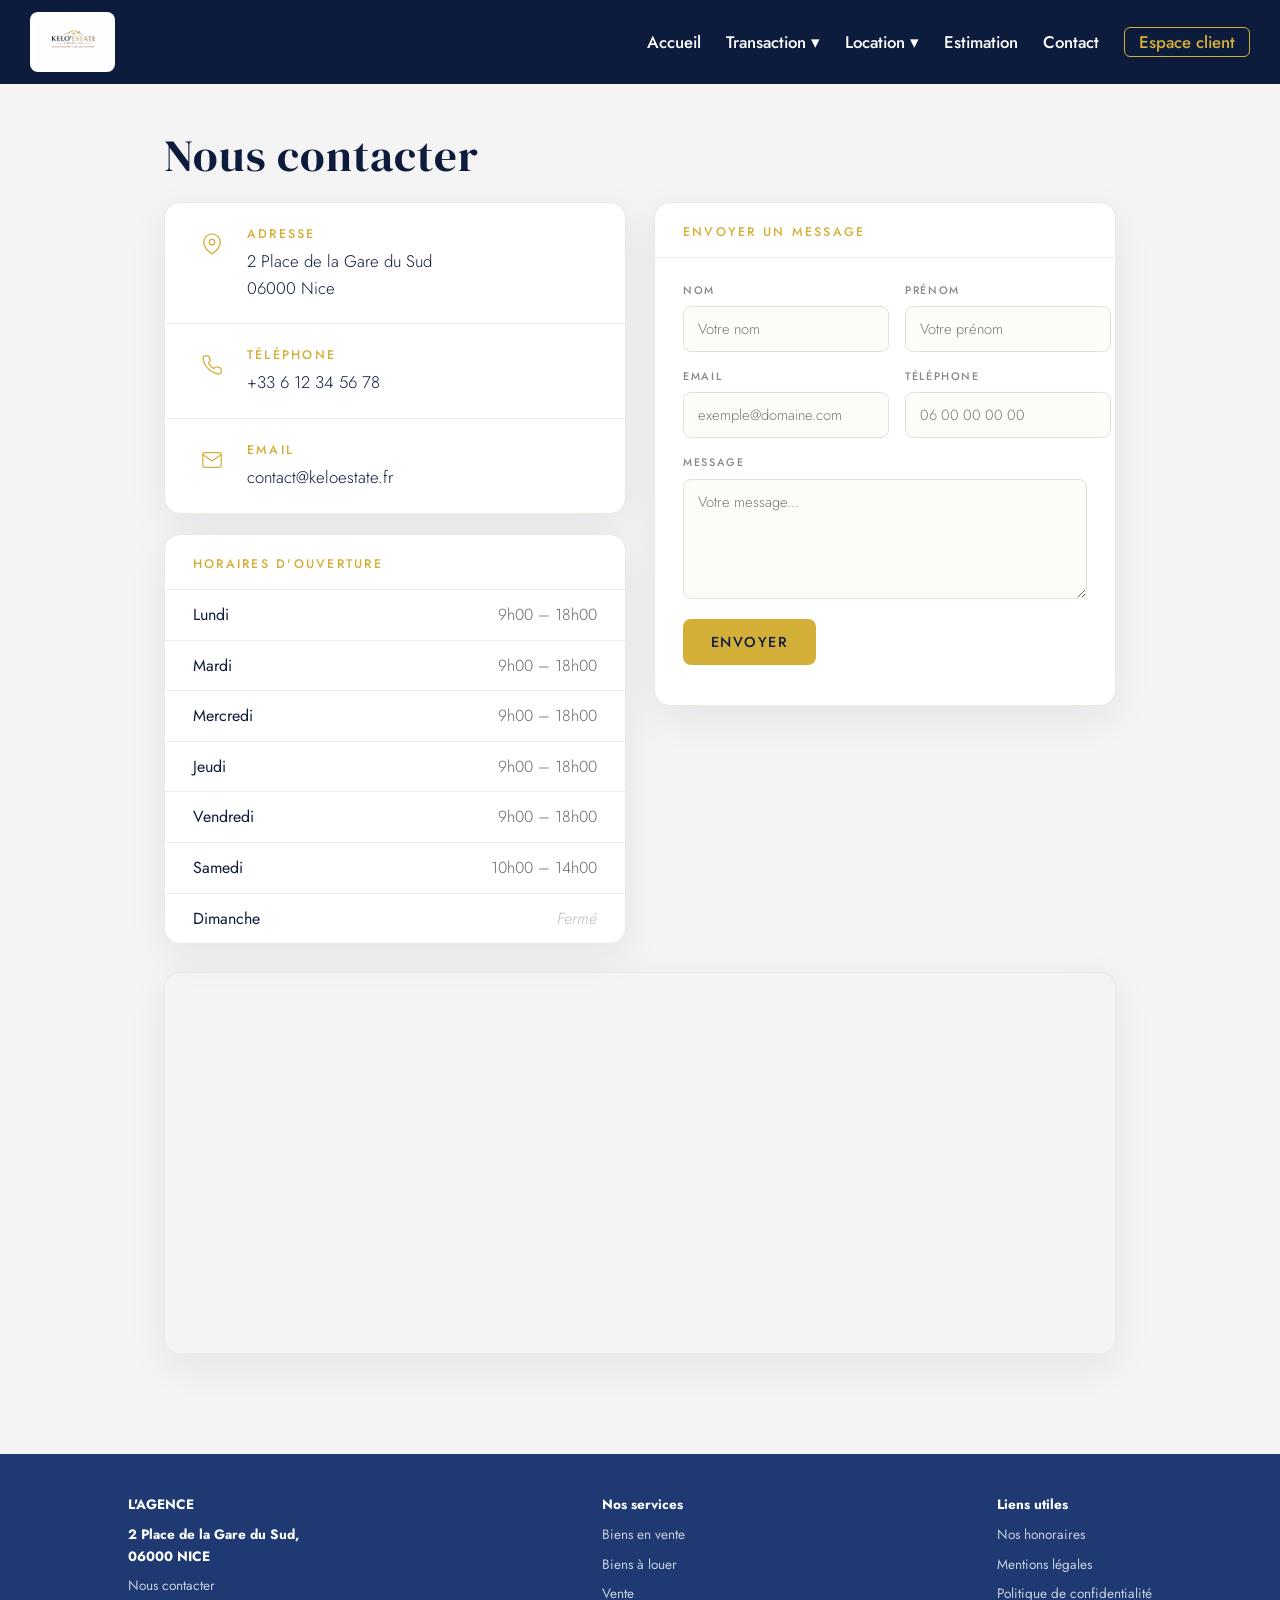
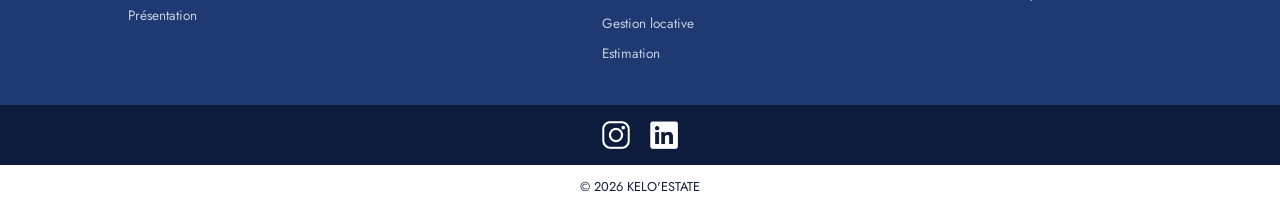
<file: contact.html>
<!DOCTYPE html>
<html lang="fr">

<head>
<meta charset="UTF-8">
<meta name="viewport" content="width=device-width, initial-scale=1.0">
<title>Contact - Agence Immobilière Bretagne et Côte d'Azur</title>
<link rel="stylesheet" href="css/style.css">
<link rel="preconnect" href="https://fonts.googleapis.com">

<style>

*, *::before, *::after { box-sizing: border-box; }

.contact-section {
    max-width: 1000px;
    margin: 120px auto 100px auto;
    padding: 0 24px;
}

/* ---- Titre ---- */
.contact-title {
    font-family: 'DM Serif Display', serif;
    font-size: clamp(2rem, 5vw, 2.8rem);
    font-weight: 400;
    color: #0D1B3D;
    margin: 0 0 10px 0;
    letter-spacing: 0.02em;
}

.contact-subtitle {
    font-family: 'Jost', sans-serif;
    font-size: 0.85rem;
    font-weight: 300;
    color: #888;
    text-transform: uppercase;
    letter-spacing: 0.18em;
    margin: 0 0 52px 0;
}

/* ---- Layout deux colonnes ---- */
.contact-layout {
    display: grid;
    grid-template-columns: 1fr 1fr;
    gap: 28px;
    margin-bottom: 28px;
    align-items: start;
}

/* ========= COLONNE GAUCHE ========= */
.contact-left {
    display: flex;
    flex-direction: column;
    gap: 20px;
}

/* Card coordonnées */
.info-card {
    background: #fff;
    border-radius: 16px;
    border: 1px solid #ece9e0;
    box-shadow: 0 12px 40px rgba(13, 27, 61, 0.07);
    overflow: hidden;
    animation: fadeUp 0.6s ease both;
}

.info-row {
    display: flex;
    align-items: flex-start;
    gap: 16px;
    padding: 22px 28px;
    border-bottom: 1px solid #f0ede5;
    transition: background 0.2s;
}

.info-row:last-child { border-bottom: none; }
.info-row:hover { background: #fdfcf8; }

.info-icon {
    flex-shrink: 0;
    width: 38px;
    height: 38px;
    display: flex;
    align-items: center;
    justify-content: center;
}

.info-icon svg {
    stroke: #D4AF37;
    fill: none;
    stroke-width: 1.4;
    stroke-linecap: round;
    stroke-linejoin: round;
    width: 22px;
    height: 22px;
}

.info-text {
    display: flex;
    flex-direction: column;
    gap: 3px;
}

.info-label {
    font-family: 'Jost', sans-serif;
    font-size: 0.78rem;
    text-transform: uppercase;
    letter-spacing: 0.18em;
    color: #D4AF37;
    font-weight: 500;
}

.info-value {
    font-family: 'Jost', sans-serif;
    font-size: 1.05rem;
    font-weight: 300;
    color: #0D1B3D;
    line-height: 1.6;
}

.info-value a {
    color: #0D1B3D;
    text-decoration: none;
    transition: color 0.2s;
}
.info-value a:hover { color: #D4AF37; }

/* Card horaires */
.schedule-card {
    background: #fff;
    border-radius: 16px;
    border: 1px solid #ece9e0;
    box-shadow: 0 12px 40px rgba(13, 27, 61, 0.07);
    overflow: hidden;
    animation: fadeUp 0.6s 0.05s ease both;
}

.schedule-header {
    padding: 20px 28px 14px 28px;
    border-bottom: 1px solid #f0ede5;
}

.schedule-header-label {
    font-family: 'Jost', sans-serif;
    font-size: 0.78rem;
    font-weight: 500;
    text-transform: uppercase;
    letter-spacing: 0.18em;
    color: #D4AF37;
    margin: 0;
}

.schedule-row {
    display: flex;
    justify-content: space-between;
    align-items: center;
    padding: 12px 28px;
    border-bottom: 1px solid #f0ede5;
    font-family: 'Jost', sans-serif;
    font-size: 1rem;
    font-weight: 300;
    color: #0D1B3D;
    transition: background 0.2s;
}

.schedule-row:last-child { border-bottom: none; }
.schedule-row:hover { background: #fdfcf8; }

.schedule-day { font-weight: 400; }
.schedule-hours { color: #666; }
.schedule-closed { color: #bbb; font-style: italic; }

/* ========= COLONNE DROITE — Formulaire ========= */
.contact-form-card {
    background: #fff;
    border-radius: 16px;
    border: 1px solid #ece9e0;
    box-shadow: 0 12px 40px rgba(13, 27, 61, 0.07);
    overflow: hidden;
    animation: fadeUp 0.6s 0.1s ease both;
}

.form-header {
    padding: 20px 28px 14px 28px;
    border-bottom: 1px solid #f0ede5;
}

.form-header-label {
    font-family: 'Jost', sans-serif;
    font-size: 0.78rem;
    font-weight: 500;
    text-transform: uppercase;
    letter-spacing: 0.18em;
    color: #D4AF37;
    margin: 0;
}

.contact-form {
    padding: 24px 28px 28px 28px;
    display: flex;
    flex-direction: column;
}

.form-row {
    display: grid;
    grid-template-columns: 1fr 1fr;
    gap: 16px;
}

.form-group {
    display: flex;
    flex-direction: column;
    margin-bottom: 16px;
}

.form-group label {
    font-family: 'Jost', sans-serif;
    font-size: 0.68rem;
    text-transform: uppercase;
    letter-spacing: 0.15em;
    color: #888;
    font-weight: 500;
    margin-bottom: 7px;
}

.form-group input,
.form-group textarea {
    padding: 11px 14px;
    border: 1px solid #e5e1d8;
    border-radius: 8px;
    font-size: 0.92rem;
    font-family: 'Jost', sans-serif;
    font-weight: 300;
    color: #0D1B3D;
    background: #fdfcf8;
    transition: border-color 0.2s, box-shadow 0.2s, background 0.2s;
}

.form-group input:focus,
.form-group textarea:focus {
    outline: none;
    border-color: #D4AF37;
    box-shadow: 0 0 0 3px rgba(212, 175, 55, 0.1);
    background: white;
}

.form-group textarea {
    resize: vertical;
    min-height: 120px;
}

.form-submit {
    display: inline-block;
    background: #D4AF37;
    color: #0D1B3D;
    font-family: 'Jost', sans-serif;
    font-weight: 500;
    font-size: 0.9rem;
    letter-spacing: 0.1em;
    text-transform: uppercase;
    padding: 13px 28px;
    border: none;
    border-radius: 8px;
    cursor: pointer;
    transition: background 0.3s;
    align-self: flex-start;
    margin-top: 4px;
}

.form-submit:hover { background: #b99a2f; }

#formMessage {
    margin-top: 12px;
    font-family: 'Jost', sans-serif;
    font-size: 0.88rem;
    font-weight: 400;
}

/* ========= MAP ========= */
.map-card {
    border-radius: 16px;
    overflow: hidden;
    border: 1px solid #ece9e0;
    box-shadow: 0 12px 40px rgba(13, 27, 61, 0.07);
    position: relative;
    animation: fadeUp 0.6s 0.15s ease both;
}

.map-badge {
    position: absolute;
    top: 18px;
    left: 18px;
    background: #fff;
    border-radius: 10px;
    padding: 12px 16px;
    box-shadow: 0 4px 20px rgba(0,0,0,0.12);
    z-index: 10;
}

.map-badge-label {
    font-family: 'Jost', sans-serif;
    font-size: 0.65rem;
    text-transform: uppercase;
    letter-spacing: 0.18em;
    color: #D4AF37;
    font-weight: 500;
    display: block;
    margin-bottom: 3px;
}

.map-badge-address {
    font-family: 'Jost', sans-serif;
    font-size: 0.82rem;
    font-weight: 400;
    color: #0D1B3D;
    line-height: 1.4;
}

.contact-map {
    width: 100%;
    height: 380px;
    border: 0;
    display: block;
    filter: saturate(0.7) contrast(1.05);
    transition: filter 0.3s;
}

.map-card:hover .contact-map {
    filter: saturate(1) contrast(1.05);
}

/* ---- Animations ---- */
@keyframes fadeUp {
    from { opacity: 0; transform: translateY(20px); }
    to   { opacity: 1; transform: translateY(0); }
}

/* ---- Responsive ---- */
@media (max-width: 750px) {
    .contact-layout {
        grid-template-columns: 1fr;
    }
    .form-row {
        grid-template-columns: 1fr;
    }
}

</style>
</head>

<body>

<!-- NAV BAR -->
<nav class="navbar">
  <div class="logo">
    <a href="index.html"><img src="images/logo2.jpeg" alt="logo"></a>
  </div>
  <div class="hamburger"><span></span><span></span><span></span></div>
  <div class="menu">
    <a href="index.html">Accueil</a>
    <div class="nav-dropdown-wrap">
      <a class="nav-dropdown-trigger">Transaction ▾</a>
      <div class="nav-dropdown">
        <a href="achat.html">Acheter</a>
        <a href="vente.html">Vendre</a>
      </div>
    </div>
    <div class="nav-dropdown-wrap">
      <a href="locations.html" class="nav-dropdown-trigger">Location ▾</a>
      <div class="nav-dropdown">
        <a href="locations.html">Biens à louer</a>
        <a href="gestion.html">Gestion locative</a>
      </div>
    </div>
    <a href="estimation.html">Estimation</a>
    <a href="contact.html">Contact</a>
    <a href="espace-client.html" class="nav-espace-client" id="nav-user-btn">Espace client</a>
  </div>
</nav>

<!-- SECTION CONTACT -->
<section class="contact-section">

    <h2 class="contact-title">Nous contacter</h2>

    <div class="contact-layout">

        <!-- COLONNE GAUCHE -->
        <div class="contact-left">

            <!-- Coordonnées -->
            <div class="info-card">
                <div class="info-row">
                    <div class="info-icon">
                        <svg viewBox="0 0 24 24"><path d="M21 10c0 7-9 13-9 13s-9-6-9-13a9 9 0 0118 0z"/><circle cx="12" cy="10" r="3"/></svg>
                    </div>
                    <div class="info-text">
                        <span class="info-label">Adresse</span>
                        <span class="info-value">2 Place de la Gare du Sud<br>06000 Nice</span>
                    </div>
                </div>
                <div class="info-row">
                    <div class="info-icon">
                        <svg viewBox="0 0 24 24"><path d="M22 16.92v3a2 2 0 01-2.18 2 19.79 19.79 0 01-8.63-3.07 19.5 19.5 0 01-6-6A19.79 19.79 0 012.12 4.18 2 2 0 014.11 2h3a2 2 0 012 1.72c.127.96.361 1.903.7 2.81a2 2 0 01-.45 2.11L8.09 9.91a16 16 0 006 6l1.27-1.27a2 2 0 012.11-.45c.907.339 1.85.573 2.81.7A2 2 0 0122 16.92z"/></svg>
                    </div>
                    <div class="info-text">
                        <span class="info-label">Téléphone</span>
                        <span class="info-value"><a href="tel:+33612345678">+33 6 12 34 56 78</a></span>
                    </div>
                </div>
                <div class="info-row">
                    <div class="info-icon">
                        <svg viewBox="0 0 24 24"><path d="M4 4h16c1.1 0 2 .9 2 2v12c0 1.1-.9 2-2 2H4c-1.1 0-2-.9-2-2V6c0-1.1.9-2 2-2z"/><polyline points="22,6 12,13 2,6"/></svg>
                    </div>
                    <div class="info-text">
                        <span class="info-label">Email</span>
                        <span class="info-value"><a href="mailto:contact@keloestate.fr">contact@keloestate.fr</a></span>
                    </div>
                </div>
            </div>

            <!-- Horaires -->
            <div class="schedule-card">
                <div class="schedule-header">
                    <p class="schedule-header-label">Horaires d'ouverture</p>
                </div>
                <div class="schedule-row"><span class="schedule-day">Lundi</span><span class="schedule-hours">9h00 – 18h00</span></div>
                <div class="schedule-row"><span class="schedule-day">Mardi</span><span class="schedule-hours">9h00 – 18h00</span></div>
                <div class="schedule-row"><span class="schedule-day">Mercredi</span><span class="schedule-hours">9h00 – 18h00</span></div>
                <div class="schedule-row"><span class="schedule-day">Jeudi</span><span class="schedule-hours">9h00 – 18h00</span></div>
                <div class="schedule-row"><span class="schedule-day">Vendredi</span><span class="schedule-hours">9h00 – 18h00</span></div>
                <div class="schedule-row"><span class="schedule-day">Samedi</span><span class="schedule-hours">10h00 – 14h00</span></div>
                <div class="schedule-row"><span class="schedule-day">Dimanche</span><span class="schedule-closed">Fermé</span></div>
            </div>

        </div>

        <!-- COLONNE DROITE — Formulaire -->
        <div class="contact-form-card">
            <div class="form-header">
                <p class="form-header-label">Envoyer un message</p>
            </div>
            <form class="contact-form" id="contactForm">

                <div class="form-row">
                    <div class="form-group">
                        <label for="nom">Nom</label>
                        <input type="text" id="nom" name="nom" placeholder="Votre nom" required>
                    </div>
                    <div class="form-group">
                        <label for="prenom">Prénom</label>
                        <input type="text" id="prenom" name="prenom" placeholder="Votre prénom" required>
                    </div>
                </div>

                <div class="form-row">
                    <div class="form-group">
                        <label for="email">Email</label>
                        <input type="email" id="email" name="email" placeholder="exemple@domaine.com" required>
                    </div>
                    <div class="form-group">
                        <label for="tel">Téléphone</label>
                        <input type="tel" id="tel" name="tel" placeholder="06 00 00 00 00" required>
                    </div>
                </div>

                <div class="form-group">
                    <label for="message">Message</label>
                    <textarea id="message" name="message" placeholder="Votre message..." required></textarea>
                </div>

                <button type="submit" class="form-submit">Envoyer</button>
                <div id="formMessage"></div>

            </form>
        </div>

    </div>

    <!-- MAP pleine largeur -->
    <div class="map-card">
        <!-- <div class="map-badge">
            <span class="map-badge-label">Notre agence</span>
            <span class="map-badge-address">2 Place de la Gare du Sud<br>06000 Nice</span>
        </div> -->
        <iframe
            class="contact-map"
            src="https://www.google.com/maps?q=2+Place+de+la+Gare+du+Sud,+06000+NICE&output=embed"
            allowfullscreen=""
            loading="lazy">
        </iframe>
    </div>

</section>

<!-- FOOTER -->
<footer>
<div class="footer-light">
  <div class="footer-column">
    <p><strong>L'AGENCE</strong></p>
    <p><strong>2 Place de la Gare du Sud,<br>06000 NICE</strong></p>
    <p><a href="contact.html">Nous contacter</a></p>
    <p><a href="presentation.html">Présentation</a></p>
  </div>
  <div class="footer-column">
    <p><strong>Nos services</strong></p>
    <p><a href="achat.html">Biens en vente</a></p>
    <p><a href="locations.html">Biens à louer</a></p>
    <p><a href="vente.html">Vente</a></p>
    <p><a href="gestion.html">Gestion locative</a></p>
    <p><a href="estimation.html">Estimation</a></p>
  </div>
  <div class="footer-column">
    <p><strong>Liens utiles</strong></p>
    <p><a href="honoraires.html">Nos honoraires</a></p>
    <p><a href="mentions-legales.html">Mentions légales</a></p>
    <p><a href="politiques-confidentialite.html">Politique de confidentialité</a></p>
  </div>
</div>
<div class="footer-top">
  <div class="socials">
    <a href="https://www.instagram.com/keloestate/" target="_blank"><img src="images/insta.png" alt="Instagram"></a>
    <a href="https://www.linkedin.com/in/toncompte" target="_blank"><img src="images/linkedin.png" alt="LinkedIn"></a>
  </div>
</div>
<div class="footer-bottom">
  <p>© 2026 KELO'ESTATE</p>
</div>
</footer>

<script>

// =============================
// FORMULAIRE CONTACT
// =============================

const contactForm = document.getElementById("contactForm");

if (contactForm) {

    contactForm.addEventListener("submit", function(e) {

        e.preventDefault();

        const fields = ["nom", "prenom", "email", "tel", "message"];
        let valid = true;

        fields.forEach(id => {

            const input = document.getElementById(id);

            if (!input.value.trim()) {

                input.style.borderColor = "#dc3545";
                valid = false;

            } else {

                input.style.borderColor = "#e5e1d8";

            }

        });

        const messageBox = document.getElementById("formMessage");

        if (!valid) {

            messageBox.style.color = "#dc3545";
            messageBox.textContent = "Veuillez remplir tous les champs.";
            return;

        }

        // simulation envoi (à remplacer par EmailJS ou backend)
        messageBox.style.color = "green";
        messageBox.textContent = "✓ Merci ! Votre message a bien été envoyé.";

        contactForm.reset();

    });

}


// =============================
// MENU MOBILE
// =============================

const hamburger = document.querySelector(".hamburger");
const menu = document.querySelector(".menu");

if (hamburger && menu) {

    hamburger.addEventListener("click", () => {

        hamburger.classList.toggle("open");
        menu.classList.toggle("active");

    });

}

</script>

</body>
</html>
</file>
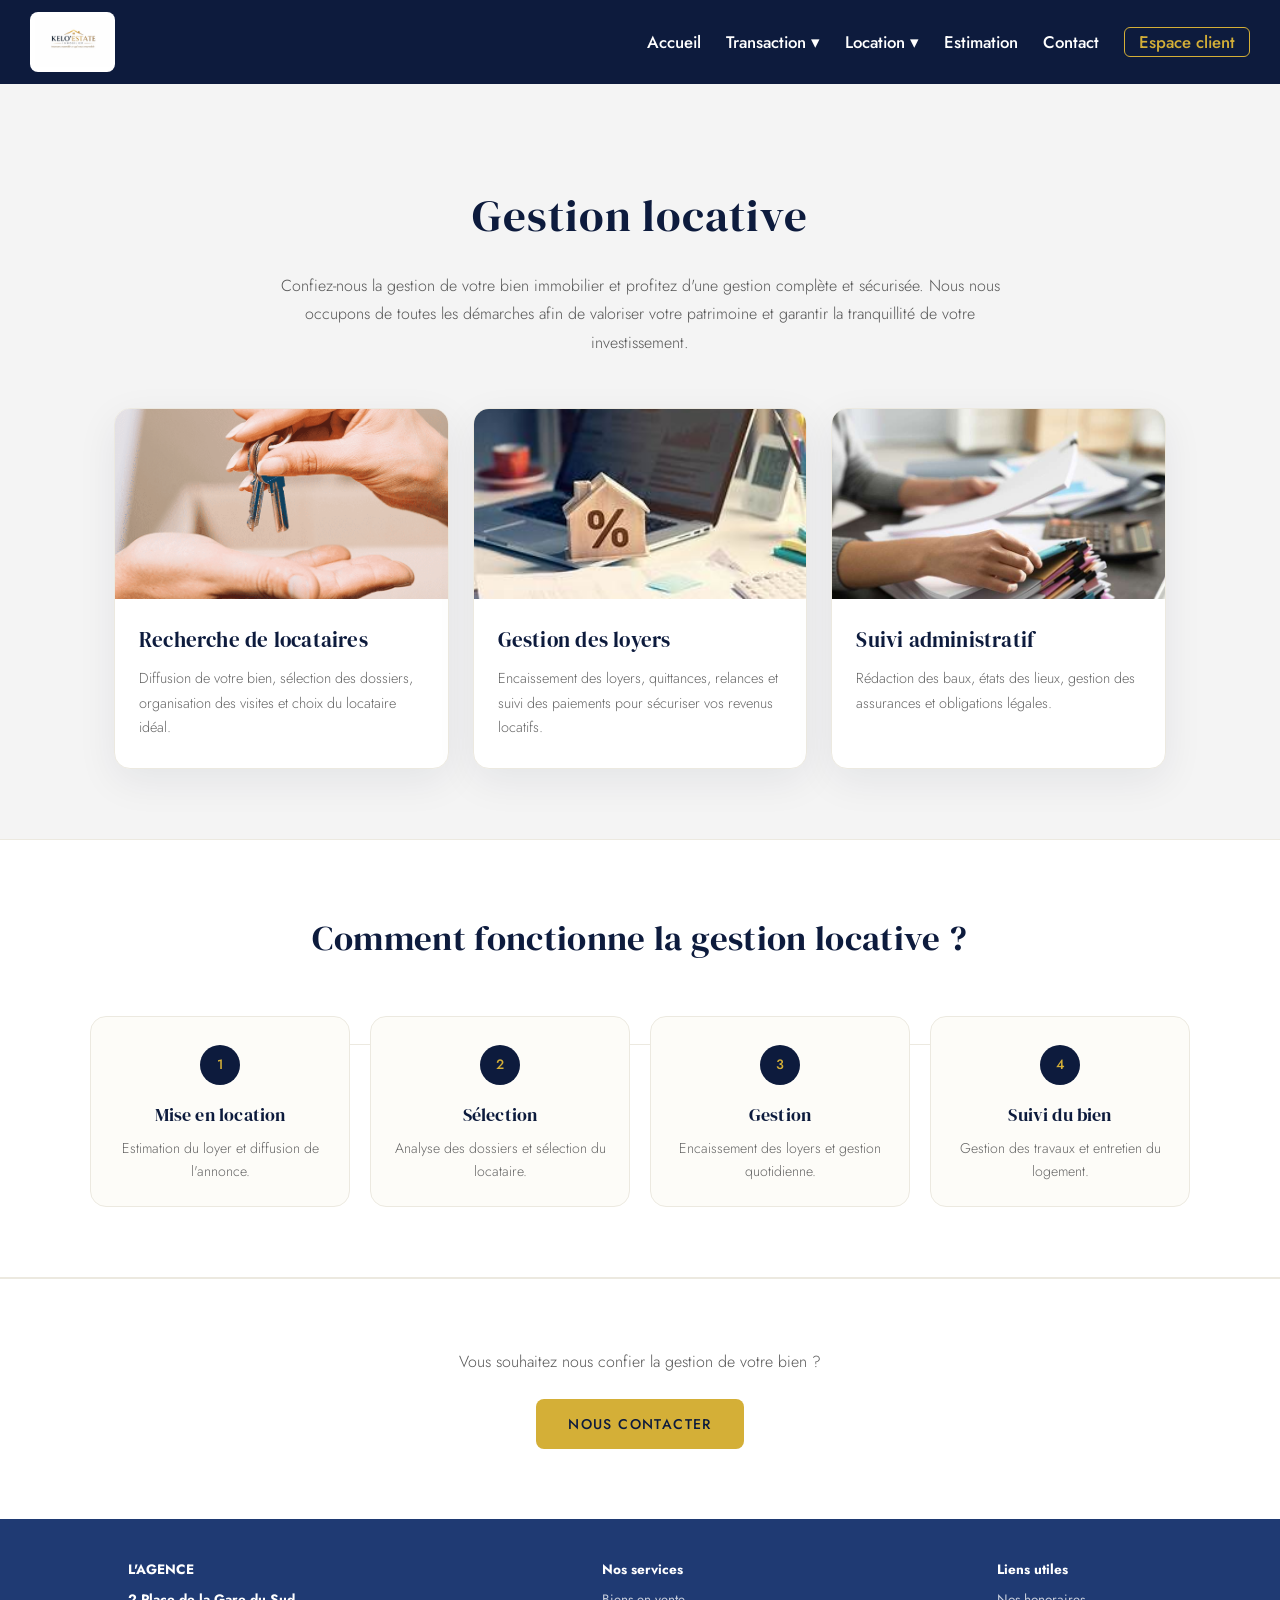
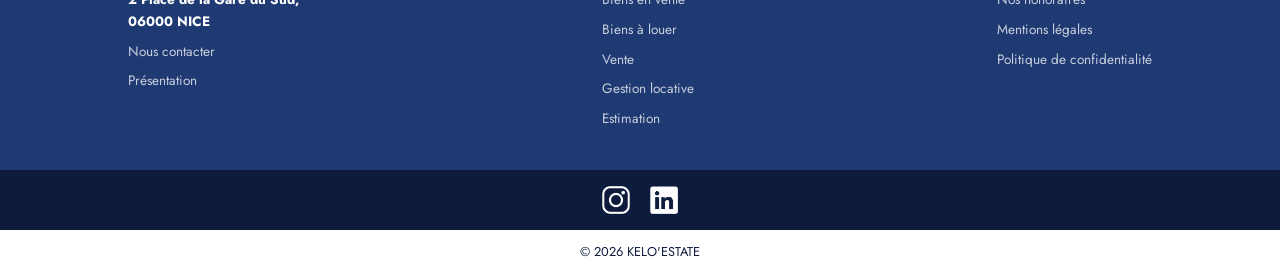
<file: gestion.html>
<!DOCTYPE html>
<html lang="fr">

<head>
<meta charset="UTF-8">
<meta name="viewport" content="width=device-width, initial-scale=1.0">
<title>Gestion locative - KELO'ESTATE</title>
<link rel="stylesheet" href="css/style.css">

<style>

*, *::before, *::after { box-sizing: border-box; }

/* ============================= */
/* INTRO                         */
/* ============================= */

.gestion-intro {
    max-width: 780px;
    margin: 120px auto 0 auto;
    padding: 60px 24px 50px 24px;
    text-align: center;
}

.gestion-intro h1 {
    font-family: 'DM Serif Display', serif;
    font-size: clamp(2rem, 5vw, 2.8rem);
    font-weight: 400;
    color: #0D1B3D;
    margin-bottom: 20px;
    letter-spacing: 0.02em;
}

.gestion-intro p {
    font-family: 'Jost', sans-serif;
    font-size: 1rem;
    font-weight: 300;
    color: #555;
    line-height: 1.8;
}

/* ============================= */
/* SERVICES CARDS                */
/* ============================= */

.gestion-services {
    max-width: 1100px;
    margin: 0 auto;
    padding: 0 24px 70px 24px;
}

.gestion-services-grid {
    display: grid;
    grid-template-columns: repeat(3, 1fr);
    gap: 24px;
}

.gestion-card {
    background: white;
    border-radius: 16px;
    border: 1px solid #ece9e0;
    box-shadow: 0 12px 40px rgba(13, 27, 61, 0.07);
    overflow: hidden;
    transition: transform 0.3s ease, box-shadow 0.3s ease;
    animation: fadeUp 0.6s ease both;
}

.gestion-card:nth-child(2) { animation-delay: 0.08s; }
.gestion-card:nth-child(3) { animation-delay: 0.16s; }

.gestion-card:hover {
    transform: translateY(-6px);
    box-shadow: 0 16px 45px rgba(13, 27, 61, 0.12);
}

.gestion-card img {
    width: 100%;
    height: 190px;
    object-fit: cover;
    display: block;
}

.gestion-card-body {
    padding: 24px 24px 28px 24px;
}

.gestion-card-body h3 {
    font-family: 'DM Serif Display', serif;
    font-size: 1.3rem;
    font-weight: 400;
    color: #0D1B3D;
    margin-bottom: 10px;
}

.gestion-card-body p {
    font-family: 'Jost', sans-serif;
    font-size: 0.9rem;
    font-weight: 300;
    color: #666;
    line-height: 1.7;
}

/* ============================= */
/* PROCESS                       */
/* ============================= */

.gestion-process {
    background: white;
    border-top: 1px solid #ece9e0;
    border-bottom: 1px solid #ece9e0;
    padding: 70px 24px;
}

.gestion-process-inner {
    max-width: 1100px;
    margin: 0 auto;
}

.gestion-process-title {
    font-family: 'DM Serif Display', serif;
    font-size: clamp(1.6rem, 4vw, 2.2rem);
    font-weight: 400;
    color: #0D1B3D;
    text-align: center;
    margin-bottom: 50px;
}

.process-steps {
    display: grid;
    grid-template-columns: repeat(4, 1fr);
    gap: 20px;
    position: relative;
}

/* Ligne de connexion entre les étapes */
.process-steps::before {
    content: '';
    position: absolute;
    top: 28px;
    left: 10%;
    right: 10%;
    height: 1px;
    background: #ece9e0;
    z-index: 0;
}

.step {
    background: #fdfcf8;
    border: 1px solid #ece9e0;
    border-radius: 16px;
    padding: 28px 20px 24px 20px;
    text-align: center;
    position: relative;
    z-index: 1;
    transition: box-shadow 0.3s, transform 0.3s;
    animation: fadeUp 0.6s ease both;
}

.step:nth-child(2) { animation-delay: 0.08s; }
.step:nth-child(3) { animation-delay: 0.16s; }
.step:nth-child(4) { animation-delay: 0.24s; }

.step:hover {
    box-shadow: 0 10px 30px rgba(13, 27, 61, 0.08);
    transform: translateY(-4px);
}

.step-number {
    display: inline-flex;
    align-items: center;
    justify-content: center;
    width: 40px;
    height: 40px;
    background: #0D1B3D;
    color: #D4AF37;
    border-radius: 50%;
    font-family: 'Jost', sans-serif;
    font-size: 0.85rem;
    font-weight: 500;
    margin-bottom: 16px;
}

.step h4 {
    font-family: 'DM Serif Display', serif;
    font-size: 1.1rem;
    font-weight: 400;
    color: #0D1B3D;
    margin-bottom: 8px;
}

.step p {
    font-family: 'Jost', sans-serif;
    font-size: 0.88rem;
    font-weight: 300;
    color: #666;
    line-height: 1.6;
}

/* ============================= */
/* CTA BAS DE PAGE               */
/* ============================= */

.gestion-cta {
    text-align: center;
    padding: 70px 24px;
}

.gestion-cta p {
    font-family: 'Jost', sans-serif;
    font-size: 1rem;
    font-weight: 300;
    color: #555;
    margin-bottom: 24px;
}

.gestion-cta a {
    display: inline-block;
    background: #D4AF37;
    color: #0D1B3D;
    font-family: 'Jost', sans-serif;
    font-weight: 500;
    font-size: 0.88rem;
    letter-spacing: 0.1em;
    text-transform: uppercase;
    padding: 14px 32px;
    border-radius: 8px;
    text-decoration: none;
    transition: background 0.3s;
}

.gestion-cta a:hover { background: #b99a2f; }

/* ============================= */
/* ANIMATIONS                    */
/* ============================= */

@keyframes fadeUp {
    from { opacity: 0; transform: translateY(20px); }
    to   { opacity: 1; transform: translateY(0); }
}

/* ============================= */
/* RESPONSIVE                    */
/* ============================= */

@media (max-width: 992px) {
    .gestion-services-grid { grid-template-columns: repeat(2, 1fr); }
    .process-steps { grid-template-columns: repeat(2, 1fr); }
    .process-steps::before { display: none; }
}

@media (max-width: 600px) {
    .gestion-services-grid { grid-template-columns: 1fr; }
    .process-steps { grid-template-columns: 1fr; }
}

</style>
</head>

<body>

<!-- NAV BAR -->
<nav class="navbar">

  <div class="logo">
    <a href="index.html">
      <img src="images/logo2.jpeg" alt="logo">
    </a>
  </div>

  <div class="hamburger">
    <span></span><span></span><span></span>
  </div>

  <div class="menu">

    <a href="index.html">Accueil</a>

    <div class="nav-dropdown-wrap">
      <a class="nav-dropdown-trigger">Transaction ▾</a>
      <div class="nav-dropdown">
        <a href="achat.html">Acheter</a>
        <a href="vente.html">Vendre</a>
      </div>
    </div>

    <div class="nav-dropdown-wrap">
      <a class="nav-dropdown-trigger">Location ▾</a>
      <div class="nav-dropdown">
        <a href="locations.html">Biens à louer</a>
        <a href="gestion.html">Gestion locative</a>
      </div>
    </div>

    <a href="estimation.html">Estimation</a>
    <a href="contact.html">Contact</a>

    <a href="espace-client.html" class="nav-espace-client">Espace client</a>

  </div>

</nav>

<!-- INTRO -->
<section class="gestion-intro">
    <h1>Gestion locative</h1>
    <p>Confiez-nous la gestion de votre bien immobilier et profitez d'une gestion complète et sécurisée. Nous nous occupons de toutes les démarches afin de valoriser votre patrimoine et garantir la tranquillité de votre investissement.</p>
</section>

<!-- SERVICES -->
<section class="gestion-services">
    <div class="gestion-services-grid">

        <div class="gestion-card">
            <img src="images/location.png" alt="Recherche locataire">
            <div class="gestion-card-body">
                <h3>Recherche de locataires</h3>
                <p>Diffusion de votre bien, sélection des dossiers, organisation des visites et choix du locataire idéal.</p>
            </div>
        </div>

        <div class="gestion-card">
            <img src="images/loyers.jpg" alt="Gestion loyers">
            <div class="gestion-card-body">
                <h3>Gestion des loyers</h3>
                <p>Encaissement des loyers, quittances, relances et suivi des paiements pour sécuriser vos revenus locatifs.</p>
            </div>
        </div>

        <div class="gestion-card">
            <img src="images/administratif.jpeg" alt="Suivi administratif">
            <div class="gestion-card-body">
                <h3>Suivi administratif</h3>
                <p>Rédaction des baux, états des lieux, gestion des assurances et obligations légales.</p>
            </div>
        </div>

    </div>
</section>

<!-- PROCESS -->
<section class="gestion-process">
    <div class="gestion-process-inner">
        <h2 class="gestion-process-title">Comment fonctionne la gestion locative ?</h2>
        <div class="process-steps">

            <div class="step">
                <div class="step-number">1</div>
                <h4>Mise en location</h4>
                <p>Estimation du loyer et diffusion de l'annonce.</p>
            </div>

            <div class="step">
                <div class="step-number">2</div>
                <h4>Sélection</h4>
                <p>Analyse des dossiers et sélection du locataire.</p>
            </div>

            <div class="step">
                <div class="step-number">3</div>
                <h4>Gestion</h4>
                <p>Encaissement des loyers et gestion quotidienne.</p>
            </div>

            <div class="step">
                <div class="step-number">4</div>
                <h4>Suivi du bien</h4>
                <p>Gestion des travaux et entretien du logement.</p>
            </div>

        </div>
    </div>
</section>

<!-- CTA -->
<section class="gestion-cta">
    <p>Vous souhaitez nous confier la gestion de votre bien ?</p>
    <a href="contact.html">Nous contacter</a>
</section>

<!-- FOOTER -->
<footer>
<div class="footer-light">
  <div class="footer-column">
    <p><strong>L'AGENCE</strong></p>
    <p><strong>2 Place de la Gare du Sud,<br>06000 NICE</strong></p>
    <p><a href="contact.html">Nous contacter</a></p>
    <p><a href="presentation.html">Présentation</a></p>
  </div>
  <div class="footer-column">
    <p><strong>Nos services</strong></p>
    <p><a href="achat.html">Biens en vente</a></p>
    <p><a href="locations.html">Biens à louer</a></p>
    <p><a href="vente.html">Vente</a></p>
    <p><a href="gestion.html">Gestion locative</a></p>
    <p><a href="estimation.html">Estimation</a></p>
  </div>
  <div class="footer-column">
    <p><strong>Liens utiles</strong></p>
    <p><a href="honoraires.html">Nos honoraires</a></p>
    <p><a href="mentions-legales.html">Mentions légales</a></p>
    <p><a href="politiques-confidentialite.html">Politique de confidentialité</a></p>
  </div>
</div>
<div class="footer-top">
  <div class="socials">
    <a href="https://www.instagram.com/keloestate/" target="_blank"><img src="images/insta.png" alt="Instagram"></a>
    <a href="https://www.linkedin.com/in/toncompte" target="_blank"><img src="images/linkedin.png" alt="LinkedIn"></a>
  </div>
</div>
<div class="footer-bottom">
  <p>© 2026 KELO'ESTATE</p>
</div>
</footer>

<script>

// =============================
// MENU MOBILE
// =============================

const hamburger = document.querySelector(".hamburger");
const menu = document.querySelector(".menu");

hamburger.addEventListener("click", () => {

    hamburger.classList.toggle("open");
    menu.classList.toggle("active");

});

</script>

</body>
</html>
</file>
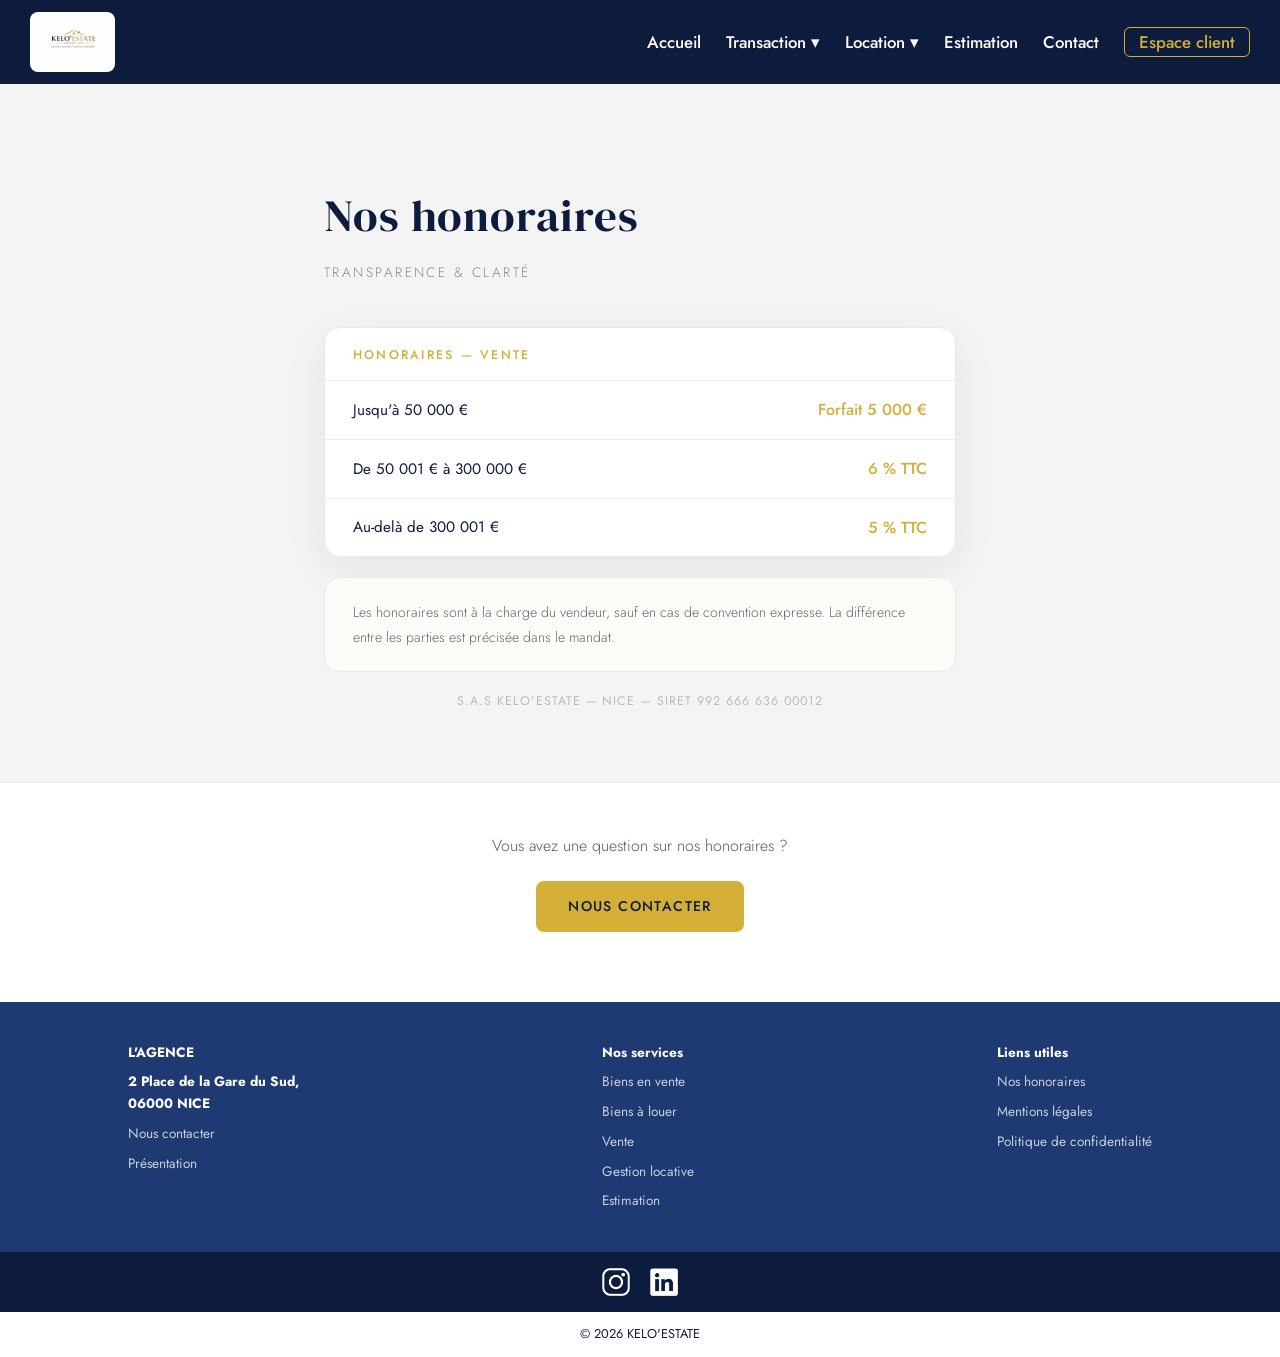
<file: honoraires.html>
<!DOCTYPE html>
<html lang="fr">

<head>
<meta charset="UTF-8">
<meta name="viewport" content="width=device-width, initial-scale=1.0">
<title>Nos Honoraires — KELO'ESTATE</title>
<link rel="stylesheet" href="css/style.css">

<style>

*, *::before, *::after { box-sizing: border-box; }

/* ============================= */
/* SECTION PRINCIPALE            */
/* ============================= */

.honoraires-section {
    max-width: 680px;
    margin: 120px auto 0 auto;
    padding: 60px 24px 70px 24px;
}

/* ---- Logo ---- */
.honoraires-logo {
    display: block;
    max-width: 160px;
    margin: 0 auto 44px auto;
    border-radius: 8px;
}

/* ---- Titre ---- */
.honoraires-title {
    font-family: 'DM Serif Display', serif;
    font-size: clamp(2rem, 5vw, 2.8rem);
    font-weight: 400;
    color: #0D1B3D;
    margin: 0 0 10px 0;
    letter-spacing: 0.02em;
}

.honoraires-subtitle {
    font-family: 'Jost', sans-serif;
    font-size: 0.85rem;
    font-weight: 300;
    color: #888;
    text-transform: uppercase;
    letter-spacing: 0.18em;
    margin: 0 0 44px 0;
}

/* ---- Card tableau ---- */
.honoraires-card {
    background: #fff;
    border-radius: 16px;
    border: 1px solid #ece9e0;
    box-shadow: 0 12px 40px rgba(13, 27, 61, 0.07);
    overflow: hidden;
    margin-bottom: 20px;
    animation: fadeUp 0.6s ease both;
}

.honoraires-card-header {
    padding: 18px 28px 14px 28px;
    border-bottom: 1px solid #f0ede5;
}

.honoraires-card-header p {
    font-family: 'Jost', sans-serif;
    font-size: 0.78rem;
    font-weight: 500;
    text-transform: uppercase;
    letter-spacing: 0.18em;
    color: #D4AF37;
    margin: 0;
}

.honoraires-row {
    display: flex;
    justify-content: space-between;
    align-items: center;
    padding: 16px 28px;
    border-bottom: 1px solid #f0ede5;
    transition: background 0.2s;
}

.honoraires-row:last-child { border-bottom: none; }
.honoraires-row:hover { background: #fdfcf8; }

.honoraires-row-label {
    font-family: 'Jost', sans-serif;
    font-size: 0.95rem;
    font-weight: 400;
    color: #0D1B3D;
}

.honoraires-row-value {
    font-family: 'Jost', sans-serif;
    font-size: 1rem;
    font-weight: 500;
    color: #D4AF37;
    white-space: nowrap;
    margin-left: 20px;
}

/* ---- Note ---- */
.honoraires-note-card {
    background: #fdfcf8;
    border-radius: 16px;
    border: 1px solid #ece9e0;
    padding: 22px 28px;
    margin-bottom: 20px;
    animation: fadeUp 0.6s 0.08s ease both;
}

.honoraires-note-card p {
    font-family: 'Jost', sans-serif;
    font-size: 0.88rem;
    font-weight: 300;
    color: #666;
    line-height: 1.75;
    margin: 0;
}

/* ---- SIRET ---- */
.honoraires-siret {
    font-family: 'Jost', sans-serif;
    font-size: 0.78rem;
    font-weight: 400;
    color: #bbb;
    text-align: center;
    letter-spacing: 0.08em;
    text-transform: uppercase;
    animation: fadeUp 0.6s 0.12s ease both;
}

/* ============================= */
/* CTA                           */
/* ============================= */

.honoraires-cta {
    text-align: center;
    padding: 50px 24px 70px 24px;
    border-top: 1px solid #ece9e0;
    background: white;
}

.honoraires-cta p {
    font-family: 'Jost', sans-serif;
    font-size: 1rem;
    font-weight: 300;
    color: #555;
    margin-bottom: 22px;
}

.honoraires-cta a {
    display: inline-block;
    background: #D4AF37;
    color: #0D1B3D;
    font-family: 'Jost', sans-serif;
    font-weight: 500;
    font-size: 0.88rem;
    letter-spacing: 0.1em;
    text-transform: uppercase;
    padding: 14px 32px;
    border-radius: 8px;
    text-decoration: none;
    transition: background 0.3s;
}

.honoraires-cta a:hover { background: #b99a2f; }

/* ============================= */
/* ANIMATION                     */
/* ============================= */

@keyframes fadeUp {
    from { opacity: 0; transform: translateY(20px); }
    to   { opacity: 1; transform: translateY(0); }
}

/* ============================= */
/* RESPONSIVE                    */
/* ============================= */

@media (max-width: 500px) {
    .honoraires-row {
        flex-direction: column;
        align-items: flex-start;
        gap: 4px;
    }
    .honoraires-row-value { margin-left: 0; }
}

</style>
</head>

<body>

<!-- NAV BAR -->
<nav class="navbar">
  <div class="logo">
    <a href="index.html"><img src="images/logo2.jpeg" alt="logo"></a>
  </div>
  <div class="hamburger">
    <span></span><span></span><span></span>
  </div>
        <div class="menu">
        <a href="index.html">Accueil</a>

        <div class="nav-dropdown-wrap">
            <a class="nav-dropdown-trigger">Transaction ▾</a>
            <div class="nav-dropdown">
            <a href="achat.html">Acheter</a>
            <a href="vente.html">Vendre</a>
            </div>
        </div>

        <div class="nav-dropdown-wrap">
            <a class="nav-dropdown-trigger">Location ▾</a>
            <div class="nav-dropdown">
            <a href="locations.html">Biens à louer</a>
            <a href="gestion.html">Gestion locative</a>
            </div>
        </div>

        <a href="estimation.html">Estimation</a>
        <a href="contact.html">Contact</a>
        <a href="espace-client.html" class="nav-espace-client">Espace client</a>
        </div>
</nav>

<!-- CONTENU -->
<section class="honoraires-section">

    <!-- <img class="honoraires-logo" src="images/logo1.jpeg" alt="Logo KELO'ESTATE"> -->

    <h1 class="honoraires-title">Nos honoraires</h1>
    <p class="honoraires-subtitle">Transparence & clarté</p>

    <div class="honoraires-card">
        <div class="honoraires-card-header">
            <p>Honoraires — Vente</p>
        </div>
        <div class="honoraires-row">
            <span class="honoraires-row-label">Jusqu'à 50 000 €</span>
            <span class="honoraires-row-value">Forfait 5 000 €</span>
        </div>
        <div class="honoraires-row">
            <span class="honoraires-row-label">De 50 001 € à 300 000 €</span>
            <span class="honoraires-row-value">6 % TTC</span>
        </div>
        <div class="honoraires-row">
            <span class="honoraires-row-label">Au-delà de 300 001 €</span>
            <span class="honoraires-row-value">5 % TTC</span>
        </div>
    </div>

    <div class="honoraires-note-card">
        <p>Les honoraires sont à la charge du vendeur, sauf en cas de convention expresse. La différence entre les parties est précisée dans le mandat.</p>
    </div>

    <p class="honoraires-siret">S.A.S KELO'ESTATE — Nice — SIRET 992 666 636 00012</p>

</section>

<!-- CTA -->
<section class="honoraires-cta">
    <p>Vous avez une question sur nos honoraires ?</p>
    <a href="contact.html">Nous contacter</a>
</section>

<!-- FOOTER -->
<footer>
<div class="footer-light">
  <div class="footer-column">
    <p><strong>L'AGENCE</strong></p>
    <p><strong>2 Place de la Gare du Sud,<br>06000 NICE</strong></p>
    <p><a href="contact.html">Nous contacter</a></p>
    <p><a href="presentation.html">Présentation</a></p>
  </div>
  <div class="footer-column">
    <p><strong>Nos services</strong></p>
    <p><a href="achat.html">Biens en vente</a></p>
    <p><a href="locations.html">Biens à louer</a></p>
    <p><a href="vente.html">Vente</a></p>
    <p><a href="gestion.html">Gestion locative</a></p>
    <p><a href="estimation.html">Estimation</a></p>
  </div>
  <div class="footer-column">
    <p><strong>Liens utiles</strong></p>
    <p><a href="honoraires.html">Nos honoraires</a></p>
    <p><a href="mentions-legales.html">Mentions légales</a></p>
    <p><a href="politiques-confidentialite.html">Politique de confidentialité</a></p>
  </div>
</div>
<div class="footer-top">
  <div class="socials">
    <a href="https://www.instagram.com/keloestate/" target="_blank"><img src="images/insta.png" alt="Instagram"></a>
    <a href="https://www.linkedin.com/in/toncompte" target="_blank"><img src="images/linkedin.png" alt="LinkedIn"></a>
  </div>
</div>
<div class="footer-bottom">
  <p>© 2026 KELO'ESTATE</p>
</div>
</footer>

<script>
document.querySelector(".hamburger").addEventListener("click", () => {
    document.querySelector(".menu").classList.toggle("active");
    document.querySelector(".hamburger").classList.toggle("open");
});
</script>

</body>
</html>
</file>
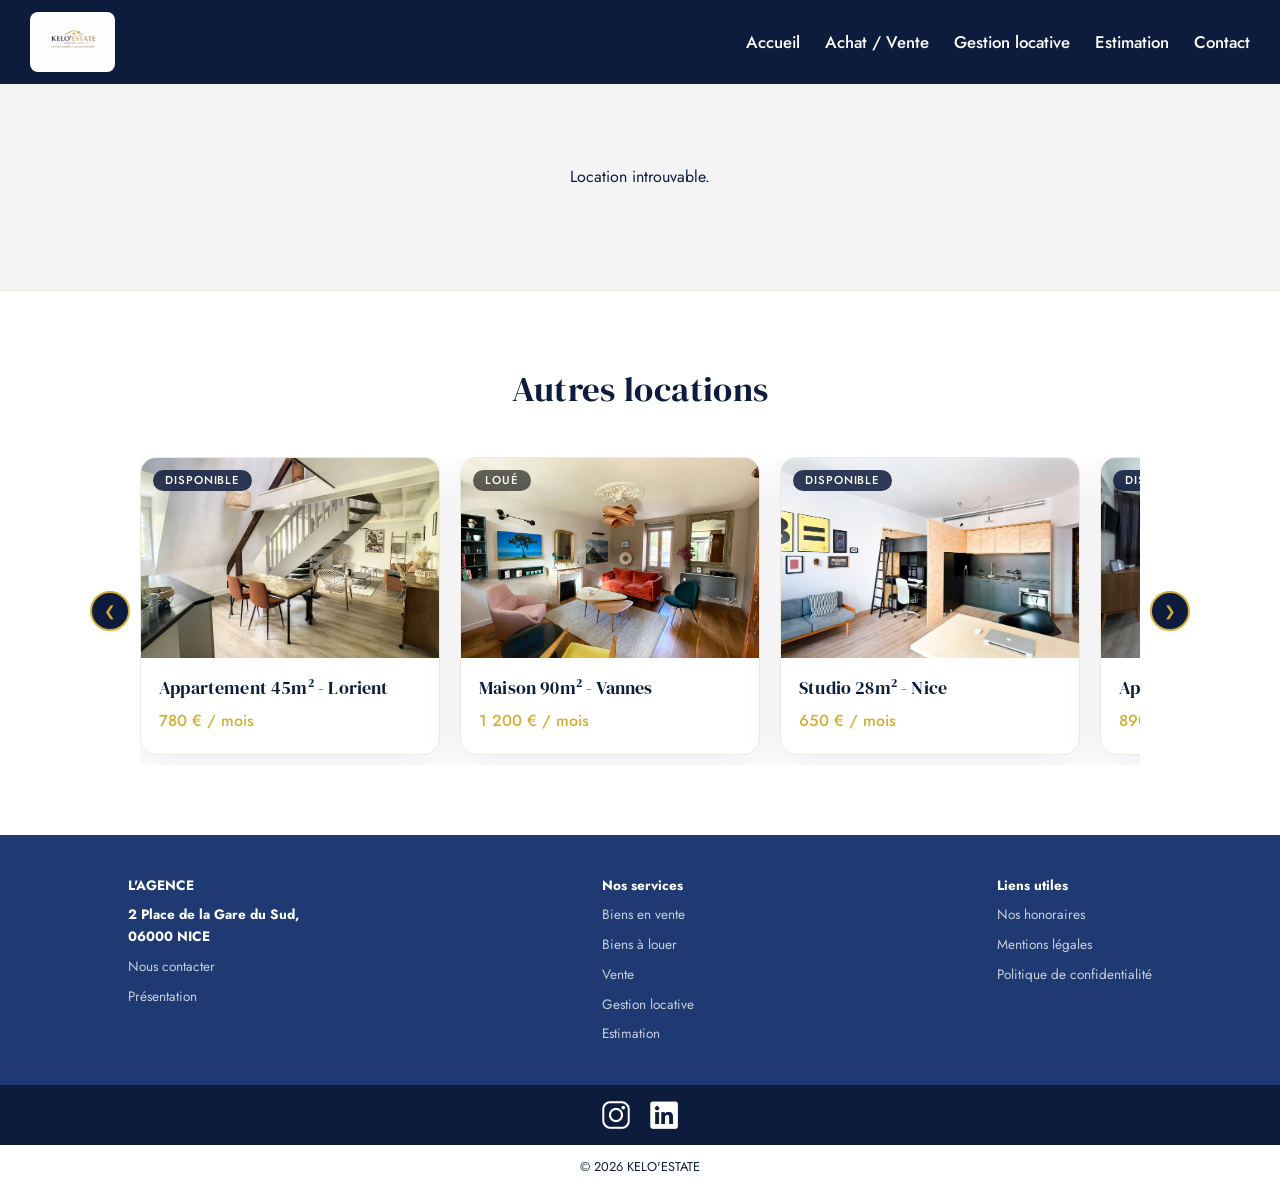
<file: location.html>
<!DOCTYPE html>
<html lang="fr">

<head>
<meta charset="UTF-8">
<meta name="viewport" content="width=device-width, initial-scale=1.0">
<title>Détail de la location — KELO'ESTATE</title>
<link rel="stylesheet" href="css/style.css">

<style>

*, *::before, *::after { box-sizing: border-box; }

/* ============================= */
/* CONTAINER                     */
/* ============================= */

.bien-container {
    margin-top: 84px;
    max-width: 1100px;
    margin-left: auto;
    margin-right: auto;
    padding: 40px 24px 60px 24px;
}

.bien-top {
    display: grid;
    grid-template-columns: 1fr 1fr;
    gap: 40px;
    align-items: start;
}

/* ============================= */
/* GALERIE                       */
/* ============================= */

.bien-images {
    display: flex;
    flex-direction: column;
    gap: 12px;
}

#main-img {
    width: 100%;
    height: 400px;
    object-fit: cover;
    border-radius: 16px;
    box-shadow: 0 12px 40px rgba(13, 27, 61, 0.12);
    transition: 0.3s;
}

.miniatures {
    display: flex;
    gap: 10px;
    flex-wrap: wrap;
}

.miniatures img {
    width: 80px;
    height: 60px;
    object-fit: cover;
    border-radius: 8px;
    cursor: pointer;
    border: 2px solid transparent;
    transition: 0.2s;
}

.miniatures img:hover,
.miniatures img.active {
    border-color: #D4AF37;
    transform: scale(1.05);
}

/* ============================= */
/* INFOS BIEN                    */
/* ============================= */

.bien-info {
    display: flex;
    flex-direction: column;
    gap: 16px;
    padding-top: 10px;
}

.bien-info h2 {
    font-family: 'DM Serif Display', serif;
    font-size: clamp(1.5rem, 3vw, 2.2rem);
    font-weight: 400;
    color: #0D1B3D;
    line-height: 1.2;
    letter-spacing: 0.01em;
}

#prix-bien {
    font-family: 'DM Serif Display', serif;
    font-size: 2rem;
    font-weight: 400;
    color: #D4AF37;
    letter-spacing: 0.01em;
    margin: 0;
}

/* Badge statut */
.bien-badge {
    display: inline-flex;
    align-items: center;
    justify-content: center;
    padding: 5px 14px;
    border-radius: 20px;
    font-family: 'Jost', sans-serif;
    font-size: 0.75rem;
    font-weight: 500;
    letter-spacing: 0.08em;
    text-transform: uppercase;
    width: fit-content;
    line-height: 1;
}

.bien-badge.disponible { background: rgba(13, 27, 61, 0.85);  color: white; }
.bien-badge.reserve    { background: rgba(212, 175, 55, 0.9);  color: #0D1B3D; }
.bien-badge.loue       { background: rgba(0, 0, 0, 0.6);       color: white; }

/* Caractéristiques */
.bien-caracteristiques {
    display: grid;
    grid-template-columns: 1fr 1fr;
    gap: 10px;
    background: #fdfcf8;
    border: 1px solid #ece9e0;
    border-radius: 12px;
    padding: 18px;
}

.carac-item {
    display: flex;
    flex-direction: column;
    gap: 2px;
    font-family: 'Jost', sans-serif;
}

.carac-item span {
    font-size: 0.7rem;
    text-transform: uppercase;
    letter-spacing: 0.12em;
    color: #aaa;
    font-weight: 500;
}

.carac-item strong {
    font-size: 0.95rem;
    font-weight: 400;
    color: #0D1B3D;
}

/* Boutons */
.bien-btns {
    display: flex;
    gap: 12px;
    flex-wrap: wrap;
    margin-top: 4px;
}


.contact-btn {
    font-family: 'Jost', sans-serif;
    padding: 11px 22px;
    background: #D4AF37;
    color: #0D1B3D;
    text-decoration: none;
    border-radius: 8px;
    font-weight: 500;
    font-size: 0.88rem;
    letter-spacing: 0.08em;
    text-transform: uppercase;
    transition: 0.3s;
}

.contact-btn:hover { background: #b99a2f; }

/* Description */
.bien-description-full {
    font-family: 'Jost', sans-serif;
    margin-top: 36px;
    padding-top: 28px;
    border-top: 1px solid #ece9e0;
    color: #555;
    font-size: 0.95rem;
    font-weight: 300;
    line-height: 1.85;
}

/* ============================= */
/* CAROUSEL                      */
/* ============================= */

.biens {
    background: white;
    border-top: 1px solid #ece9e0;
    padding: 70px 24px;
}

.biens h2 {
    font-family: 'DM Serif Display', serif;
    font-size: clamp(1.6rem, 4vw, 2.2rem);
    font-weight: 400;
    color: #0D1B3D;
    text-align: center;
    margin-bottom: 40px;
}

.carousel-container {
    position: relative;
    max-width: 1100px;
    margin: auto;
    padding: 0 50px;
}

.biens-grid {
    display: flex;
    gap: 20px;
    overflow-x: auto;
    scroll-behavior: smooth;
    padding-bottom: 10px;
}

.biens-grid::-webkit-scrollbar { display: none; }

.bien-card {
    flex: 0 0 300px;
    background: white;
    border-radius: 16px;
    border: 1px solid #ece9e0;
    box-shadow: 0 12px 40px rgba(13, 27, 61, 0.07);
    overflow: hidden;
    cursor: pointer;
    transition: transform 0.3s ease, box-shadow 0.3s ease;
}

.bien-card:hover {
    transform: translateY(-5px);
    box-shadow: 0 16px 45px rgba(13, 27, 61, 0.12);
}

.bien-card img {
    height: 200px;
    object-fit: cover;
    width: 100%;
    display: block;
}

.image-container { position: relative; }

.bien-card .bien-info {
    padding: 16px 18px 20px 18px;
    display: flex;
    flex-direction: column;
    gap: 0;
}

.bien-card .bien-info h4 {
    font-family: 'DM Serif Display', serif;
    font-size: 1.1rem;
    font-weight: 400;
    color: #0D1B3D;
    margin-bottom: 6px;
}

.bien-card .bien-info .prix {
    font-family: 'Jost', sans-serif;
    font-weight: 500;
    font-size: 1rem;
    color: #D4AF37;
}

/* Badges carousel */
.badge {
    position: absolute;
    top: 12px;
    left: 12px;
    padding: 5px 12px;
    font-family: 'Jost', sans-serif;
    font-size: 0.72rem;
    font-weight: 500;
    letter-spacing: 0.08em;
    border-radius: 20px;
    text-transform: uppercase;
    backdrop-filter: blur(4px);
    -webkit-backdrop-filter: blur(4px);
    display: inline-flex;
    align-items: center;
    justify-content: center;
    line-height: 1;
}

.badge.vente  { background: rgba(13, 27, 61, 0.85);  color: white; }
.badge.offre  { background: rgba(212, 175, 55, 0.9);  color: #0D1B3D; }
.badge.vendu  { background: rgba(0, 0, 0, 0.6);       color: white; }

/* Flèches */
.arrow {
    position: absolute;
    top: 50%;
    transform: translateY(-50%);
    width: 40px;
    height: 40px;
    border-radius: 50%;
    background: #0D1B3D;
    color: #D4AF37;
    border: 2px solid #D4AF37;
    cursor: pointer;
    z-index: 10;
    display: flex;
    align-items: center;
    justify-content: center;
    font-size: 0.9rem;
    transition: background 0.2s;
}

.arrow:hover { background: #1F3A73; }
.prev { left: 0; }
.next { right: 0; }

/* ============================= */
/* RESPONSIVE                    */
/* ============================= */

@media (max-width: 768px) {
    .bien-container { padding: 24px 16px 40px 16px; }
    .bien-top { grid-template-columns: 1fr; gap: 24px; }
    #main-img { height: 260px; }
    .bien-caracteristiques { grid-template-columns: 1fr 1fr; }
    .carousel-container { padding: 0 20px; }
    .biens-grid { padding-right: 40px; }
    .bien-card { flex: 0 0 75vw; }
    .arrow { display: none; }
}

@media (max-width: 480px) {
    .bien-caracteristiques { grid-template-columns: 1fr; }
    .bien-btns { flex-direction: column; }
    .back-btn, .contact-btn { text-align: center; }
}

</style>
</head>

<body>

<!-- NAV BAR -->
<nav class="navbar">
  <div class="logo">
    <a href="index.html">
      <img src="images/logo2.jpeg" alt="logo">
    </a>
  </div>
  <div class="hamburger">
    <span></span><span></span><span></span>
  </div>
  <div class="menu">
    <a href="index.html">Accueil</a>
    <a href="achat-vente.html">Achat / Vente</a>
    <a href="gestion.html">Gestion locative</a>
    <a href="estimation.html">Estimation</a>
    <a href="contact.html">Contact</a>
  </div>
</nav>

<!-- LOCATION DETAIL -->
<section id="bien-detail" class="bien-container">

    <div class="bien-top">

        <!-- GALERIE -->
        <div class="bien-images">
            <img id="main-img" src="" alt="Image de la location">
            <div class="miniatures" id="miniatures"></div>
        </div>

        <!-- INFOS -->
        <div class="bien-info">
            <div id="badge-bien"></div>
            <h2 id="titre-bien"></h2>
            <p id="prix-bien"></p>
            <div class="bien-caracteristiques" id="caracteristiques"></div>
            <div class="bien-btns">
                <a class="contact-btn" href="contact.html">Contacter l'agence</a>
            </div>
        </div>

    </div>

    <!-- DESCRIPTION -->
    <p class="bien-description-full" id="description-bien"></p>

</section>

<!-- AUTRES LOCATIONS -->
<section class="biens">
    <h2>Autres locations</h2>
    <div class="carousel-container" id="locations-carousel">
        <button class="arrow prev">&#10094;</button>
        <div class="biens-grid" id="locations-grid"></div>
        <button class="arrow next">&#10095;</button>
    </div>
</section>

<!-- FOOTER -->
<footer>
<div class="footer-light">
  <div class="footer-column">
    <p><strong>L'AGENCE</strong></p>
    <p><strong>2 Place de la Gare du Sud,<br>06000 NICE</strong></p>
    <p><a href="contact.html">Nous contacter</a></p>
    <p><a href="presentation.html">Présentation</a></p>
  </div>
  <div class="footer-column">
    <p><strong>Nos services</strong></p>
    <p><a href="achat.html">Biens en vente</a></p>
    <p><a href="locations.html">Biens à louer</a></p>
    <p><a href="vente.html">Vente</a></p>
    <p><a href="gestion.html">Gestion locative</a></p>
    <p><a href="estimation.html">Estimation</a></p>
  </div>
  <div class="footer-column">
    <p><strong>Liens utiles</strong></p>
    <p><a href="honoraires.html">Nos honoraires</a></p>
    <p><a href="mentions-legales.html">Mentions légales</a></p>
    <p><a href="politiques-confidentialite.html">Politique de confidentialité</a></p>
  </div>
</div>
<div class="footer-top">
  <div class="socials">
    <a href="https://www.instagram.com/keloestate/" target="_blank"><img src="images/insta.png" alt="Instagram"></a>
    <a href="https://www.linkedin.com/in/toncompte" target="_blank"><img src="images/linkedin.png" alt="LinkedIn"></a>
  </div>
</div>
<div class="footer-bottom">
  <p>© 2026 KELO'ESTATE</p>
</div>
</footer>

<!-- SCRIPT LOCATION -->
<script>
fetch('locations.json')
    .then(res => res.json())
    .then(locations => {
        const params = new URLSearchParams(window.location.search);
        const index = parseInt(params.get('index'));
        const bien = locations[index];

        if (bien) {
            const mainImg = document.getElementById('main-img');
            mainImg.src = bien.images ? bien.images[0] : bien.image;
            mainImg.alt = bien.titre;

            document.getElementById('titre-bien').innerText = bien.titre;
            document.getElementById('prix-bien').innerText = bien.prix;
            document.getElementById('description-bien').innerText = bien.description;

            const badgeDiv = document.getElementById('badge-bien');
            const statutMap = {
                "disponible": { cls: "disponible", label: "Disponible" },
                "loué":       { cls: "loue",       label: "Loué" },
                "réservé":    { cls: "reserve",    label: "Réservé" }
            };
            if (bien.statut && statutMap[bien.statut]) {
                const s = statutMap[bien.statut];
                badgeDiv.innerHTML = `<span class="bien-badge ${s.cls}">${s.label}</span>`;
            }

            const caracDiv = document.getElementById('caracteristiques');
            const caracs = [
                { label: "Surface",  value: bien.surface  ? bien.surface + " m²"    : null },
                { label: "Pièces",   value: bien.pieces   ? bien.pieces + " pièces" : null },
                { label: "Chambres", value: bien.chambres ? bien.chambres + " ch."  : null },
                { label: "Charges",  value: bien.charges  ? bien.charges + " € CC"  : null },
                { label: "Dépôt",    value: bien.depot    ? bien.depot + " €"       : null },
                { label: "Ville",    value: bien.ville    || null },
                { label: "Type",     value: bien.type     || null },
                { label: "DPE",      value: bien.dpe      || null },
            ];
            caracs.forEach(c => {
                if (c.value) {
                    caracDiv.innerHTML += `
                        <div class="carac-item">
                            <span>${c.label}</span>
                            <strong>${c.value}</strong>
                        </div>`;
                }
            });
            if (caracDiv.children.length === 0) caracDiv.style.display = 'none';

            const miniaturesDiv = document.getElementById('miniatures');
            const allImages = bien.images && bien.images.length > 1 ? bien.images : null;
            if (allImages) {
                allImages.forEach((imgSrc, i) => {
                    const mini = document.createElement('img');
                    mini.src = imgSrc;
                    mini.alt = `Photo ${i + 1}`;
                    if (i === 0) mini.classList.add('active');
                    mini.addEventListener('click', () => {
                        mainImg.src = imgSrc;
                        document.querySelectorAll('.miniatures img').forEach(m => m.classList.remove('active'));
                        mini.classList.add('active');
                    });
                    miniaturesDiv.appendChild(mini);
                });
            }

        } else {
            document.getElementById('bien-detail').innerHTML = "<p style='padding:40px;text-align:center;'>Location introuvable.</p>";
        }
    })
    .catch(() => {
        document.getElementById('bien-detail').innerHTML = "<p style='padding:40px;text-align:center;'>Erreur lors du chargement.</p>";
    });
</script>

<!-- NAVBAR SCRIPT -->
<script>
const hamburger = document.querySelector(".hamburger");
const menu = document.querySelector(".menu");
hamburger.addEventListener("click", () => {
    menu.classList.toggle("active");
    hamburger.classList.toggle("open");
});
</script>

<!-- CAROUSEL SCRIPT -->
<script>
function initCarousel(containerId, jsonFile, linkPrefix) {
    const container = document.getElementById(containerId);
    const track = container.querySelector('.biens-grid');
    const prev = container.querySelector('.prev');
    const next = container.querySelector('.next');

    fetch(jsonFile)
        .then(res => res.json())
        .then(items => {
            track.innerHTML = "";
            items.forEach((item, index) => {
                const card = document.createElement('div');
                card.classList.add('bien-card');
                card.onclick = () => window.location.href = `${linkPrefix}.html?index=${index}`;

                let badge = "";
                if (item.statut === "disponible") badge = '<span class="badge vente">Disponible</span>';
                else if (item.statut === "réservé") badge = '<span class="badge offre">Réservé</span>';
                else if (item.statut === "loué")    badge = '<span class="badge vendu">Loué</span>';

                card.innerHTML = `
                    <div class="image-container">
                        <img src="${item.image}" alt="${item.titre}">
                        ${badge}
                    </div>
                    <div class="bien-info">
                        <h4>${item.titre}</h4>
                        <p class="prix">${item.prix}</p>
                    </div>`;
                track.appendChild(card);
            });
        })
        .catch(err => console.error(`Erreur chargement ${jsonFile}:`, err));

    prev.addEventListener('click', () => {
        const cardWidth = track.querySelector('.bien-card')?.offsetWidth + 20 || 320;
        track.scrollBy({ left: -cardWidth * 3, behavior: 'smooth' });
    });
    next.addEventListener('click', () => {
        const cardWidth = track.querySelector('.bien-card')?.offsetWidth + 20 || 320;
        track.scrollBy({ left: cardWidth * 3, behavior: 'smooth' });
    });
}

initCarousel('locations-carousel', 'locations.json', 'location');
</script>

</body>
</html>
</file>
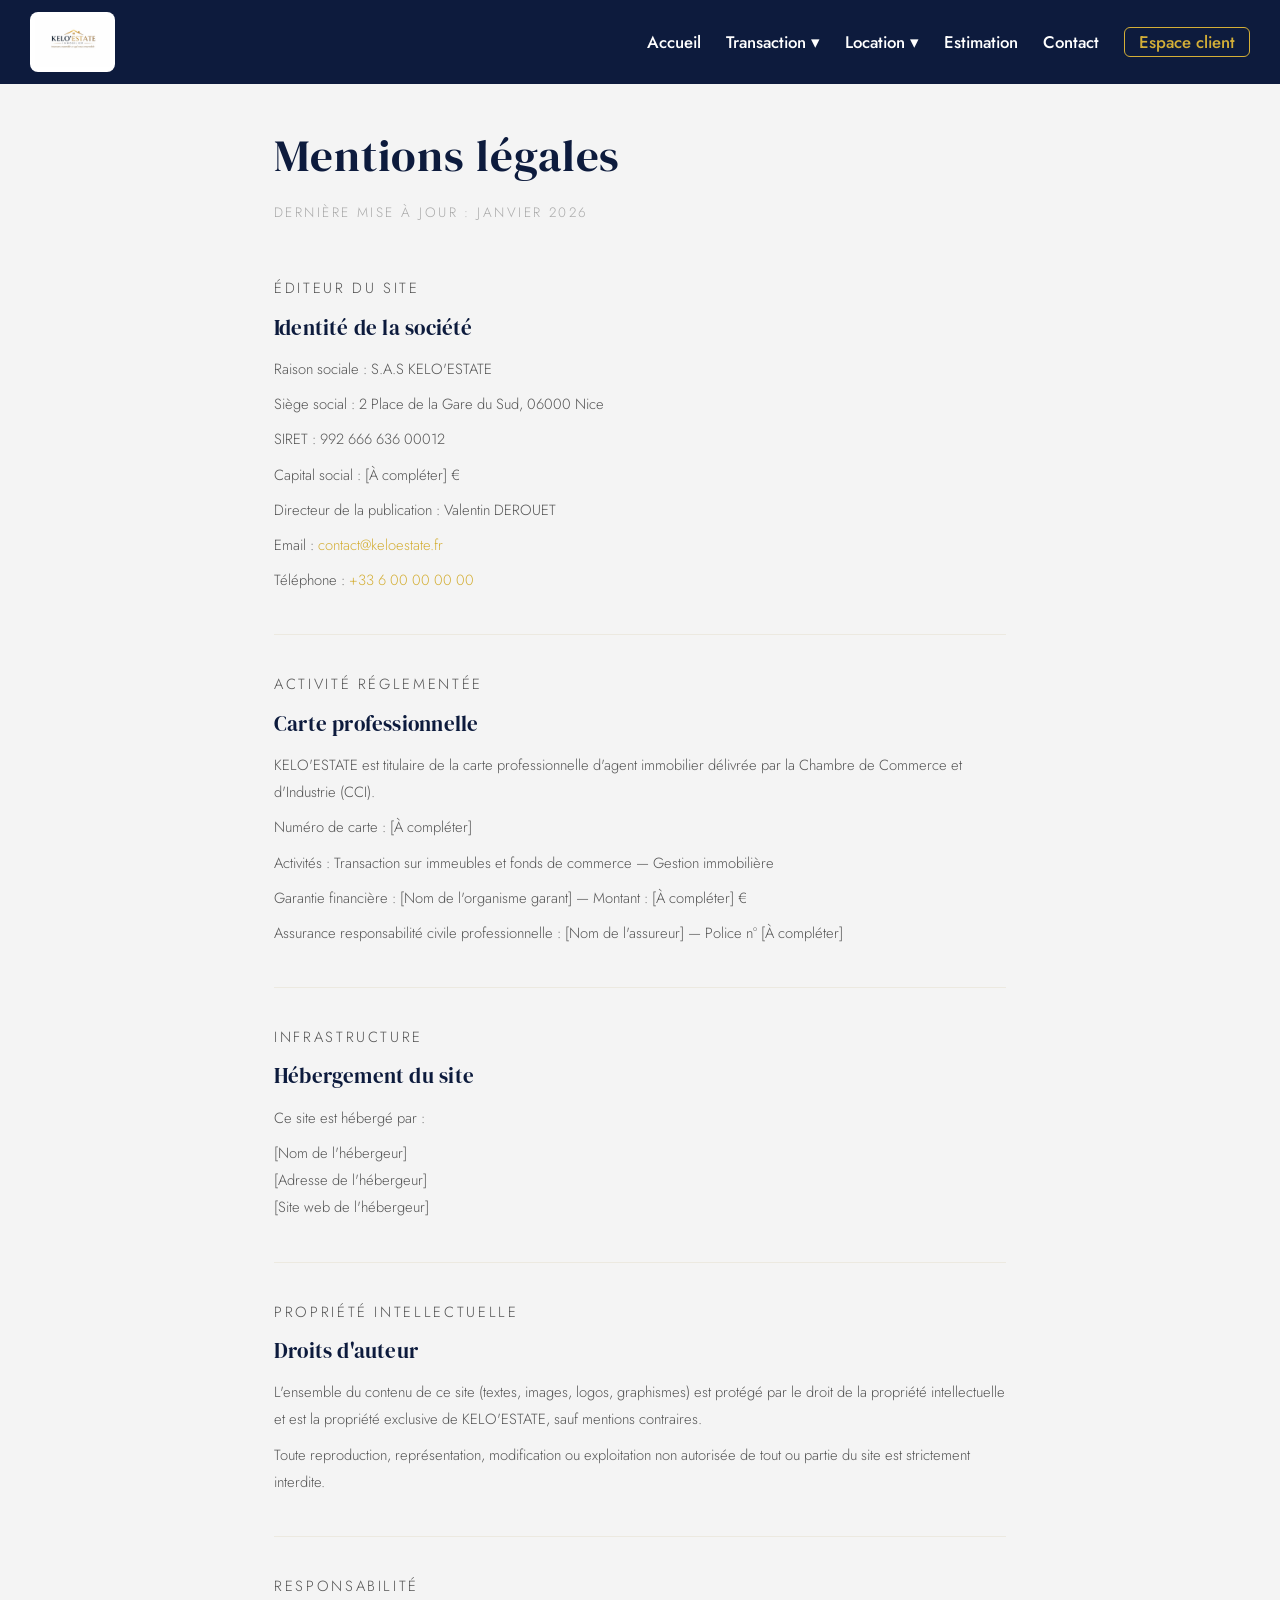
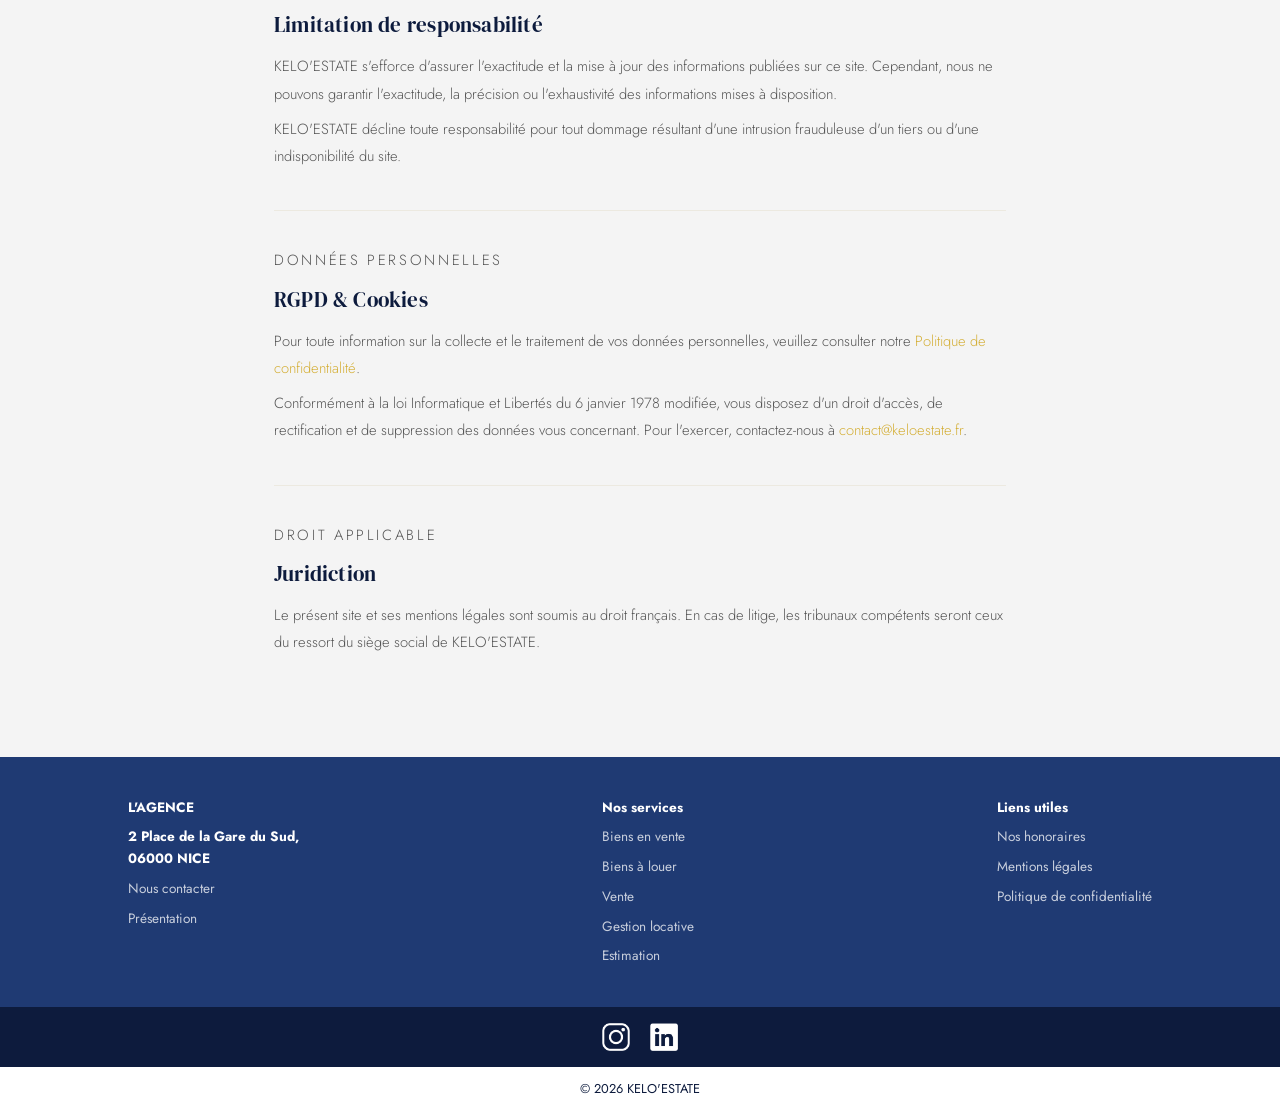
<file: mentions-legales.html>
<!DOCTYPE html>
<html lang="fr">

<head>
<meta charset="UTF-8">
<meta name="viewport" content="width=device-width, initial-scale=1.0">
<title>Mentions légales — KELO'ESTATE</title>
<link rel="stylesheet" href="css/style.css">

<style>

*, *::before, *::after { box-sizing: border-box; }

.legal-section {
    max-width: 780px;
    margin: 120px auto 100px auto;
    padding: 0 24px;
    animation: fadeUp 0.6s ease both;
}

.legal-title {
    font-family: 'DM Serif Display', serif;
    font-size: clamp(2rem, 5vw, 2.8rem);
    font-weight: 400;
    color: #0D1B3D;
    margin: 0 0 10px 0;
    letter-spacing: 0.02em;
}

.legal-subtitle {
    font-family: 'Jost', sans-serif;
    font-size: 0.85rem;
    font-weight: 300;
    color: #aaa;
    text-transform: uppercase;
    letter-spacing: 0.18em;
    margin: 0 0 52px 0;
}

.legal-block {
    margin-bottom: 40px;
}

.legal-block-label {
    font-family: 'Jost', sans-serif;
    font-size: 0.78rem;
    font-weight: 500;
    text-transform: uppercase;
    letter-spacing: 0.18em;
    color: #D4AF37;
    margin-bottom: 10px;
}

.legal-block h2 {
    font-family: 'DM Serif Display', serif;
    font-size: 1.3rem;
    font-weight: 400;
    color: #0D1B3D;
    margin: 0 0 12px 0;
}

.legal-block p,
.legal-block li {
    font-family: 'Jost', sans-serif;
    font-size: 0.92rem;
    font-weight: 300;
    color: #555;
    line-height: 1.85;
    margin: 0 0 8px 0;
}

.legal-block a {
    color: #D4AF37;
    text-decoration: none;
}

.legal-block a:hover { text-decoration: underline; }

.legal-divider {
    border: none;
    border-top: 1px solid #ece9e0;
    margin: 36px 0;
}

@keyframes fadeUp {
    from { opacity: 0; transform: translateY(20px); }
    to   { opacity: 1; transform: translateY(0); }
}

</style>
</head>

<body>

<!-- NAV BAR -->
<nav class="navbar">
  <div class="logo">
    <a href="index.html"><img src="images/logo2.jpeg" alt="logo"></a>
  </div>
  <div class="hamburger">
    <span></span><span></span><span></span>
  </div>
        <div class="menu">
        <a href="index.html">Accueil</a>

        <div class="nav-dropdown-wrap">
            <a class="nav-dropdown-trigger">Transaction ▾</a>
            <div class="nav-dropdown">
            <a href="achat.html">Acheter</a>
            <a href="vente.html">Vendre</a>
            </div>
        </div>

        <div class="nav-dropdown-wrap">
            <a class="nav-dropdown-trigger">Location ▾</a>
            <div class="nav-dropdown">
            <a href="locations.html">Biens à louer</a>
            <a href="gestion.html">Gestion locative</a>
            </div>
        </div>

        <a href="estimation.html">Estimation</a>
        <a href="contact.html">Contact</a>
        <a href="espace-client.html" class="nav-espace-client">Espace client</a>
        </div>
</nav>

<!-- CONTENU -->
<section class="legal-section">

    <h1 class="legal-title">Mentions légales</h1>
    <p class="legal-subtitle">Dernière mise à jour : janvier 2026</p>

    <div class="legal-block">
        <p class="legal-block-label">Éditeur du site</p>
        <h2>Identité de la société</h2>
        <p>Raison sociale : S.A.S KELO'ESTATE</p>
        <p>Siège social : 2 Place de la Gare du Sud, 06000 Nice</p>
        <p>SIRET : 992 666 636 00012</p>
        <p>Capital social : [À compléter] €</p>
        <p>Directeur de la publication : Valentin DEROUET</p>
        <p>Email : <a href="mailto:contact@keloestate.fr">contact@keloestate.fr</a></p>
        <p>Téléphone : <a href="tel:+33600000000">+33 6 00 00 00 00</a></p>
    </div>

    <hr class="legal-divider">

    <div class="legal-block">
        <p class="legal-block-label">Activité réglementée</p>
        <h2>Carte professionnelle</h2>
        <p>KELO'ESTATE est titulaire de la carte professionnelle d'agent immobilier délivrée par la Chambre de Commerce et d'Industrie (CCI).</p>
        <p>Numéro de carte : [À compléter]</p>
        <p>Activités : Transaction sur immeubles et fonds de commerce — Gestion immobilière</p>
        <p>Garantie financière : [Nom de l'organisme garant] — Montant : [À compléter] €</p>
        <p>Assurance responsabilité civile professionnelle : [Nom de l'assureur] — Police n° [À compléter]</p>
    </div>

    <hr class="legal-divider">

    <div class="legal-block">
        <p class="legal-block-label">Infrastructure</p>
        <h2>Hébergement du site</h2>
        <p>Ce site est hébergé par :</p>
        <p>[Nom de l'hébergeur]<br>[Adresse de l'hébergeur]<br>[Site web de l'hébergeur]</p>
    </div>

    <hr class="legal-divider">

    <div class="legal-block">
        <p class="legal-block-label">Propriété intellectuelle</p>
        <h2>Droits d'auteur</h2>
        <p>L'ensemble du contenu de ce site (textes, images, logos, graphismes) est protégé par le droit de la propriété intellectuelle et est la propriété exclusive de KELO'ESTATE, sauf mentions contraires.</p>
        <p>Toute reproduction, représentation, modification ou exploitation non autorisée de tout ou partie du site est strictement interdite.</p>
    </div>

    <hr class="legal-divider">

    <div class="legal-block">
        <p class="legal-block-label">Responsabilité</p>
        <h2>Limitation de responsabilité</h2>
        <p>KELO'ESTATE s'efforce d'assurer l'exactitude et la mise à jour des informations publiées sur ce site. Cependant, nous ne pouvons garantir l'exactitude, la précision ou l'exhaustivité des informations mises à disposition.</p>
        <p>KELO'ESTATE décline toute responsabilité pour tout dommage résultant d'une intrusion frauduleuse d'un tiers ou d'une indisponibilité du site.</p>
    </div>

    <hr class="legal-divider">

    <div class="legal-block">
        <p class="legal-block-label">Données personnelles</p>
        <h2>RGPD & Cookies</h2>
        <p>Pour toute information sur la collecte et le traitement de vos données personnelles, veuillez consulter notre <a href="politiques-confidentialite.html">Politique de confidentialité</a>.</p>
        <p>Conformément à la loi Informatique et Libertés du 6 janvier 1978 modifiée, vous disposez d'un droit d'accès, de rectification et de suppression des données vous concernant. Pour l'exercer, contactez-nous à <a href="mailto:contact@keloestate.fr">contact@keloestate.fr</a>.</p>
    </div>

    <hr class="legal-divider">

    <div class="legal-block">
        <p class="legal-block-label">Droit applicable</p>
        <h2>Juridiction</h2>
        <p>Le présent site et ses mentions légales sont soumis au droit français. En cas de litige, les tribunaux compétents seront ceux du ressort du siège social de KELO'ESTATE.</p>
    </div>

</section>

<!-- FOOTER -->
<footer>
<div class="footer-light">
  <div class="footer-column">
    <p><strong>L'AGENCE</strong></p>
    <p><strong>2 Place de la Gare du Sud,<br>06000 NICE</strong></p>
    <p><a href="contact.html">Nous contacter</a></p>
    <p><a href="presentation.html">Présentation</a></p>
  </div>
  <div class="footer-column">
    <p><strong>Nos services</strong></p>
    <p><a href="achat.html">Biens en vente</a></p>
    <p><a href="locations.html">Biens à louer</a></p>
    <p><a href="vente.html">Vente</a></p>
    <p><a href="gestion.html">Gestion locative</a></p>
    <p><a href="estimation.html">Estimation</a></p>
  </div>
  <div class="footer-column">
    <p><strong>Liens utiles</strong></p>
    <p><a href="honoraires.html">Nos honoraires</a></p>
    <p><a href="mentions-legales.html">Mentions légales</a></p>
    <p><a href="politiques-confidentialite.html">Politique de confidentialité</a></p>
  </div>
</div>
<div class="footer-top">
  <div class="socials">
    <a href="https://www.instagram.com/keloestate/" target="_blank"><img src="images/insta.png" alt="Instagram"></a>
    <a href="https://www.linkedin.com/in/toncompte" target="_blank"><img src="images/linkedin.png" alt="LinkedIn"></a>
  </div>
</div>
<div class="footer-bottom">
  <p>© 2026 KELO'ESTATE</p>
</div>
</footer>

<script>
document.querySelector(".hamburger").addEventListener("click", () => {
    document.querySelector(".menu").classList.toggle("active");
    document.querySelector(".hamburger").classList.toggle("open");
});
</script>

</body>
</html>
</file>
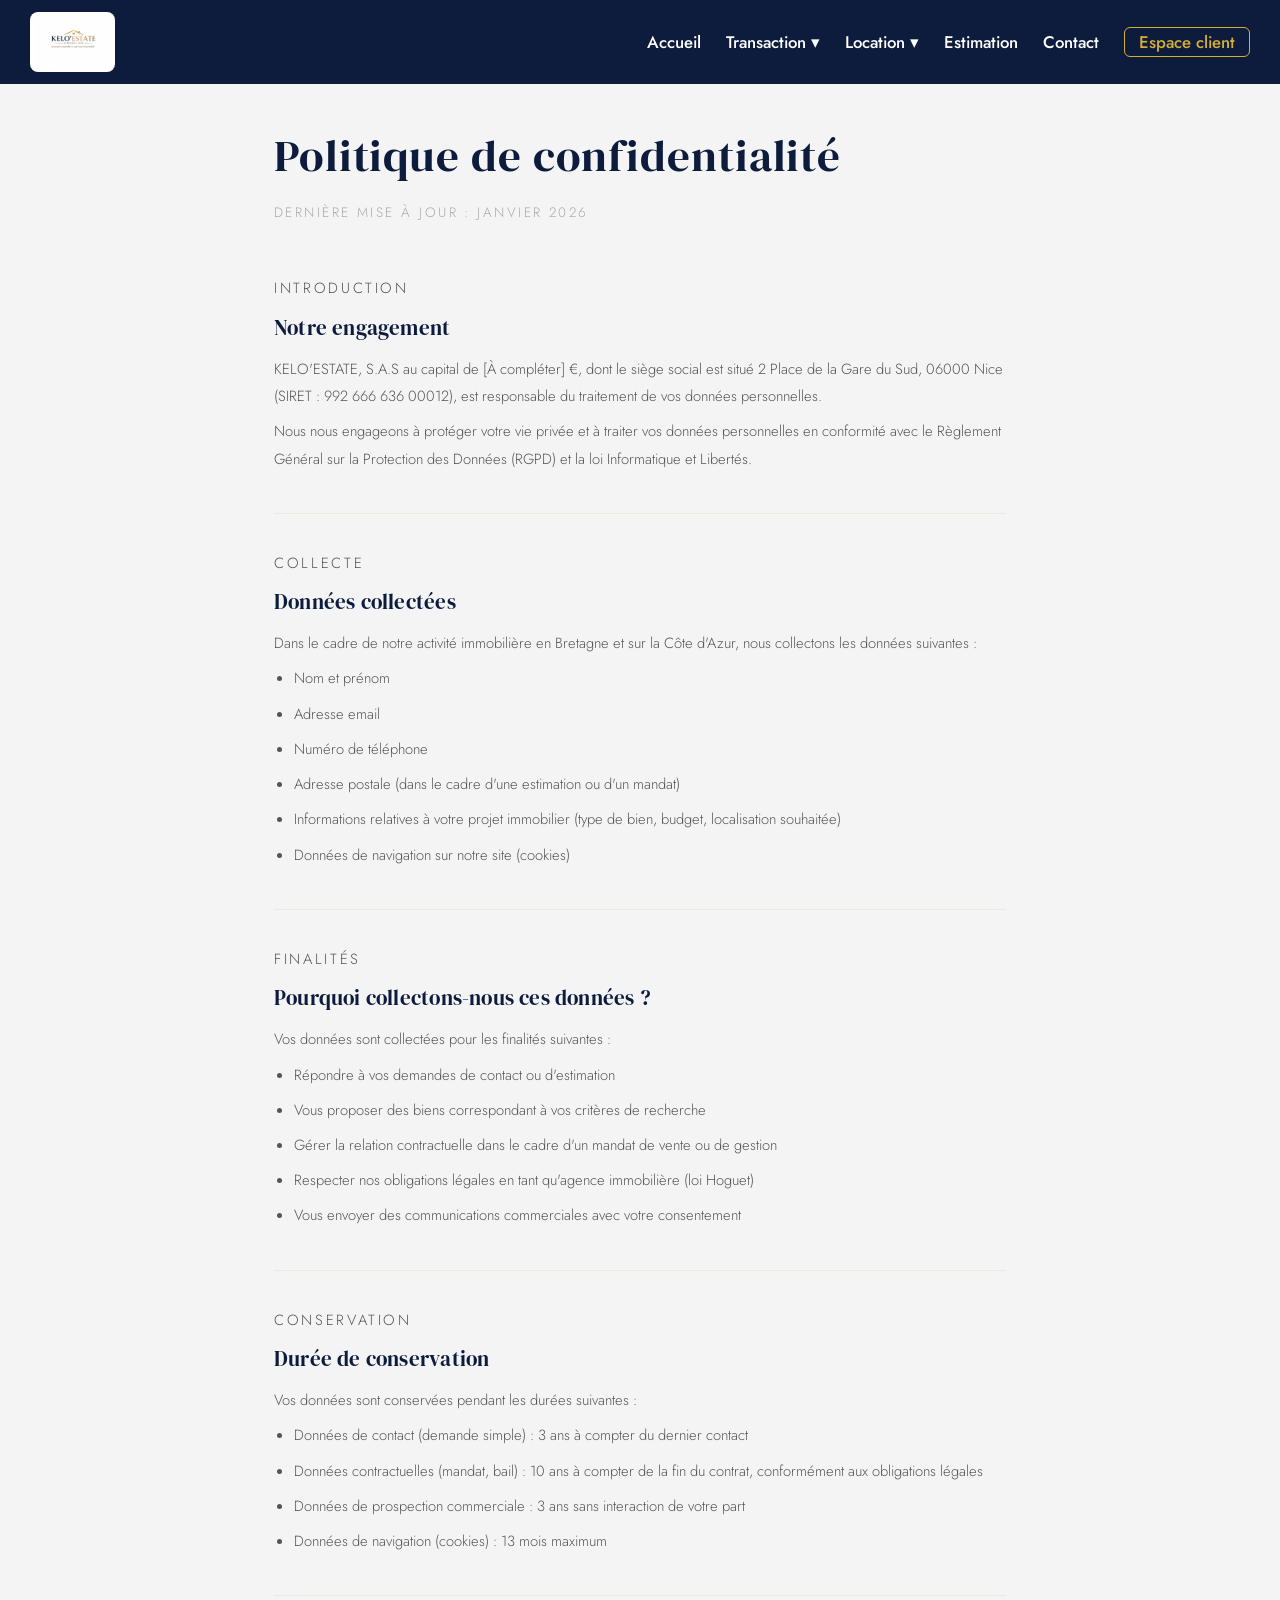
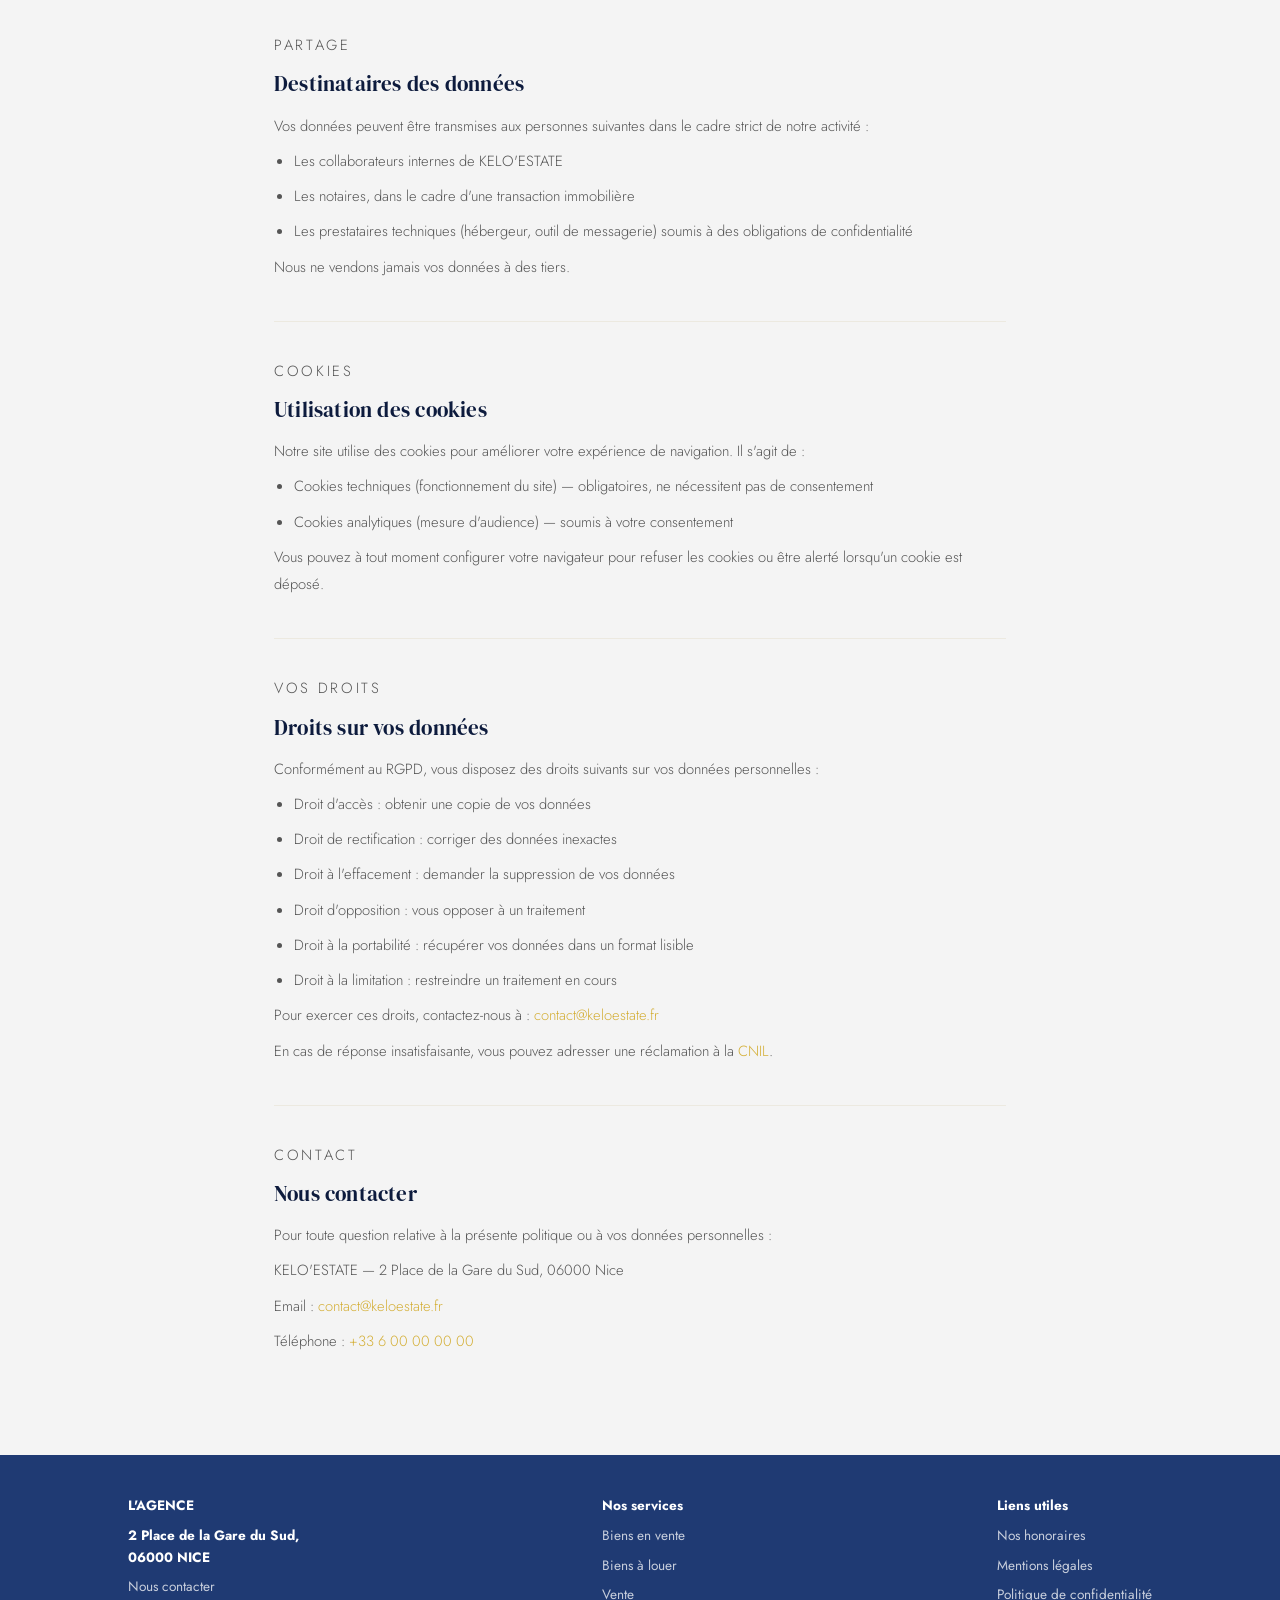
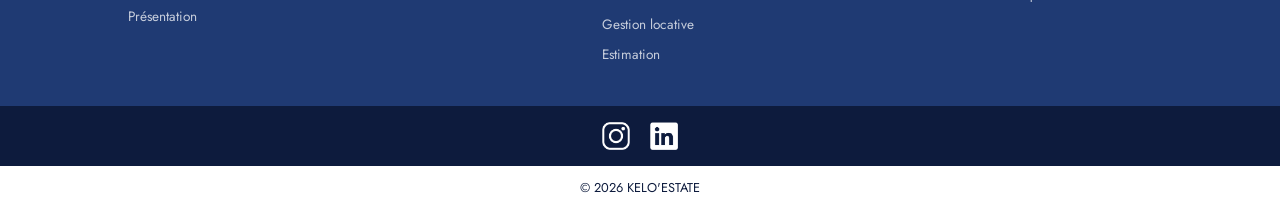
<file: politiques-confidentialite.html>
<!DOCTYPE html>
<html lang="fr">

<head>
<meta charset="UTF-8">
<meta name="viewport" content="width=device-width, initial-scale=1.0">
<title>Politique de confidentialité — KELO'ESTATE</title>
<link rel="stylesheet" href="css/style.css">

<style>

*, *::before, *::after { box-sizing: border-box; }

.legal-section {
    max-width: 780px;
    margin: 120px auto 100px auto;
    padding: 0 24px;
    animation: fadeUp 0.6s ease both;
}

.legal-title {
    font-family: 'DM Serif Display', serif;
    font-size: clamp(2rem, 5vw, 2.8rem);
    font-weight: 400;
    color: #0D1B3D;
    margin: 0 0 10px 0;
    letter-spacing: 0.02em;
}

.legal-subtitle {
    font-family: 'Jost', sans-serif;
    font-size: 0.85rem;
    font-weight: 300;
    color: #aaa;
    text-transform: uppercase;
    letter-spacing: 0.18em;
    margin: 0 0 52px 0;
}

.legal-block {
    margin-bottom: 40px;
}

.legal-block-label {
    font-family: 'Jost', sans-serif;
    font-size: 0.78rem;
    font-weight: 500;
    text-transform: uppercase;
    letter-spacing: 0.18em;
    color: #D4AF37;
    margin-bottom: 10px;
}

.legal-block h2 {
    font-family: 'DM Serif Display', serif;
    font-size: 1.3rem;
    font-weight: 400;
    color: #0D1B3D;
    margin: 0 0 12px 0;
}

.legal-block p,
.legal-block li {
    font-family: 'Jost', sans-serif;
    font-size: 0.92rem;
    font-weight: 300;
    color: #555;
    line-height: 1.85;
    margin: 0 0 8px 0;
}

.legal-block ul {
    padding-left: 20px;
    margin: 8px 0 0 0;
}

.legal-block a {
    color: #D4AF37;
    text-decoration: none;
}

.legal-block a:hover { text-decoration: underline; }

.legal-divider {
    border: none;
    border-top: 1px solid #ece9e0;
    margin: 36px 0;
}

@keyframes fadeUp {
    from { opacity: 0; transform: translateY(20px); }
    to   { opacity: 1; transform: translateY(0); }
}

</style>
</head>

<body>

<!-- NAV BAR -->
<nav class="navbar">
  <div class="logo">
    <a href="index.html"><img src="images/logo2.jpeg" alt="logo"></a>
  </div>
  <div class="hamburger">
    <span></span><span></span><span></span>
  </div>
        <div class="menu">
        <a href="index.html">Accueil</a>

        <div class="nav-dropdown-wrap">
            <a class="nav-dropdown-trigger">Transaction ▾</a>
            <div class="nav-dropdown">
            <a href="achat.html">Acheter</a>
            <a href="vente.html">Vendre</a>
            </div>
        </div>

        <div class="nav-dropdown-wrap">
            <a class="nav-dropdown-trigger">Location ▾</a>
            <div class="nav-dropdown">
            <a href="locations.html">Biens à louer</a>
            <a href="gestion.html">Gestion locative</a>
            </div>
        </div>

        <a href="estimation.html">Estimation</a>
        <a href="contact.html">Contact</a>
        <a href="espace-client.html" class="nav-espace-client">Espace client</a>
        </div>
</nav>

<!-- CONTENU -->
<section class="legal-section">

    <h1 class="legal-title">Politique de confidentialité</h1>
    <p class="legal-subtitle">Dernière mise à jour : janvier 2026</p>

    <div class="legal-block">
        <p class="legal-block-label">Introduction</p>
        <h2>Notre engagement</h2>
        <p>KELO'ESTATE, S.A.S au capital de [À compléter] €, dont le siège social est situé 2 Place de la Gare du Sud, 06000 Nice (SIRET : 992 666 636 00012), est responsable du traitement de vos données personnelles.</p>
        <p>Nous nous engageons à protéger votre vie privée et à traiter vos données personnelles en conformité avec le Règlement Général sur la Protection des Données (RGPD) et la loi Informatique et Libertés.</p>
    </div>

    <hr class="legal-divider">

    <div class="legal-block">
        <p class="legal-block-label">Collecte</p>
        <h2>Données collectées</h2>
        <p>Dans le cadre de notre activité immobilière en Bretagne et sur la Côte d'Azur, nous collectons les données suivantes :</p>
        <ul>
            <li>Nom et prénom</li>
            <li>Adresse email</li>
            <li>Numéro de téléphone</li>
            <li>Adresse postale (dans le cadre d'une estimation ou d'un mandat)</li>
            <li>Informations relatives à votre projet immobilier (type de bien, budget, localisation souhaitée)</li>
            <li>Données de navigation sur notre site (cookies)</li>
        </ul>
    </div>

    <hr class="legal-divider">

    <div class="legal-block">
        <p class="legal-block-label">Finalités</p>
        <h2>Pourquoi collectons-nous ces données ?</h2>
        <p>Vos données sont collectées pour les finalités suivantes :</p>
        <ul>
            <li>Répondre à vos demandes de contact ou d'estimation</li>
            <li>Vous proposer des biens correspondant à vos critères de recherche</li>
            <li>Gérer la relation contractuelle dans le cadre d'un mandat de vente ou de gestion</li>
            <li>Respecter nos obligations légales en tant qu'agence immobilière (loi Hoguet)</li>
            <li>Vous envoyer des communications commerciales avec votre consentement</li>
        </ul>
    </div>

    <hr class="legal-divider">

    <div class="legal-block">
        <p class="legal-block-label">Conservation</p>
        <h2>Durée de conservation</h2>
        <p>Vos données sont conservées pendant les durées suivantes :</p>
        <ul>
            <li>Données de contact (demande simple) : 3 ans à compter du dernier contact</li>
            <li>Données contractuelles (mandat, bail) : 10 ans à compter de la fin du contrat, conformément aux obligations légales</li>
            <li>Données de prospection commerciale : 3 ans sans interaction de votre part</li>
            <li>Données de navigation (cookies) : 13 mois maximum</li>
        </ul>
    </div>

    <hr class="legal-divider">

    <div class="legal-block">
        <p class="legal-block-label">Partage</p>
        <h2>Destinataires des données</h2>
        <p>Vos données peuvent être transmises aux personnes suivantes dans le cadre strict de notre activité :</p>
        <ul>
            <li>Les collaborateurs internes de KELO'ESTATE</li>
            <li>Les notaires, dans le cadre d'une transaction immobilière</li>
            <li>Les prestataires techniques (hébergeur, outil de messagerie) soumis à des obligations de confidentialité</li>
        </ul>
        <p>Nous ne vendons jamais vos données à des tiers.</p>
    </div>

    <hr class="legal-divider">

    <div class="legal-block">
        <p class="legal-block-label">Cookies</p>
        <h2>Utilisation des cookies</h2>
        <p>Notre site utilise des cookies pour améliorer votre expérience de navigation. Il s'agit de :</p>
        <ul>
            <li>Cookies techniques (fonctionnement du site) — obligatoires, ne nécessitent pas de consentement</li>
            <li>Cookies analytiques (mesure d'audience) — soumis à votre consentement</li>
        </ul>
        <p>Vous pouvez à tout moment configurer votre navigateur pour refuser les cookies ou être alerté lorsqu'un cookie est déposé.</p>
    </div>

    <hr class="legal-divider">

    <div class="legal-block">
        <p class="legal-block-label">Vos droits</p>
        <h2>Droits sur vos données</h2>
        <p>Conformément au RGPD, vous disposez des droits suivants sur vos données personnelles :</p>
        <ul>
            <li>Droit d'accès : obtenir une copie de vos données</li>
            <li>Droit de rectification : corriger des données inexactes</li>
            <li>Droit à l'effacement : demander la suppression de vos données</li>
            <li>Droit d'opposition : vous opposer à un traitement</li>
            <li>Droit à la portabilité : récupérer vos données dans un format lisible</li>
            <li>Droit à la limitation : restreindre un traitement en cours</li>
        </ul>
        <p>Pour exercer ces droits, contactez-nous à : <a href="mailto:contact@keloestate.fr">contact@keloestate.fr</a></p>
        <p>En cas de réponse insatisfaisante, vous pouvez adresser une réclamation à la <a href="https://www.cnil.fr" target="_blank">CNIL</a>.</p>
    </div>

    <hr class="legal-divider">

    <div class="legal-block">
        <p class="legal-block-label">Contact</p>
        <h2>Nous contacter</h2>
        <p>Pour toute question relative à la présente politique ou à vos données personnelles :</p>
        <p>KELO'ESTATE — 2 Place de la Gare du Sud, 06000 Nice</p>
        <p>Email : <a href="mailto:contact@keloestate.fr">contact@keloestate.fr</a></p>
        <p>Téléphone : <a href="tel:+33600000000">+33 6 00 00 00 00</a></p>
    </div>

</section>

<!-- FOOTER -->
<footer>
<div class="footer-light">
  <div class="footer-column">
    <p><strong>L'AGENCE</strong></p>
    <p><strong>2 Place de la Gare du Sud,<br>06000 NICE</strong></p>
    <p><a href="contact.html">Nous contacter</a></p>
    <p><a href="presentation.html">Présentation</a></p>
  </div>
  <div class="footer-column">
    <p><strong>Nos services</strong></p>
    <p><a href="achat.html">Biens en vente</a></p>
    <p><a href="locations.html">Biens à louer</a></p>
    <p><a href="vente.html">Vente</a></p>
    <p><a href="gestion.html">Gestion locative</a></p>
    <p><a href="estimation.html">Estimation</a></p>
  </div>
  <div class="footer-column">
    <p><strong>Liens utiles</strong></p>
    <p><a href="honoraires.html">Nos honoraires</a></p>
    <p><a href="mentions-legales.html">Mentions légales</a></p>
    <p><a href="politiques-confidentialite.html">Politique de confidentialité</a></p>
  </div>
</div>
<div class="footer-top">
  <div class="socials">
    <a href="https://www.instagram.com/keloestate/" target="_blank"><img src="images/insta.png" alt="Instagram"></a>
    <a href="https://www.linkedin.com/in/toncompte" target="_blank"><img src="images/linkedin.png" alt="LinkedIn"></a>
  </div>
</div>
<div class="footer-bottom">
  <p>© 2026 KELO'ESTATE</p>
</div>
</footer>

<script>
document.querySelector(".hamburger").addEventListener("click", () => {
    document.querySelector(".menu").classList.toggle("active");
    document.querySelector(".hamburger").classList.toggle("open");
});
</script>

</body>
</html>
</file>
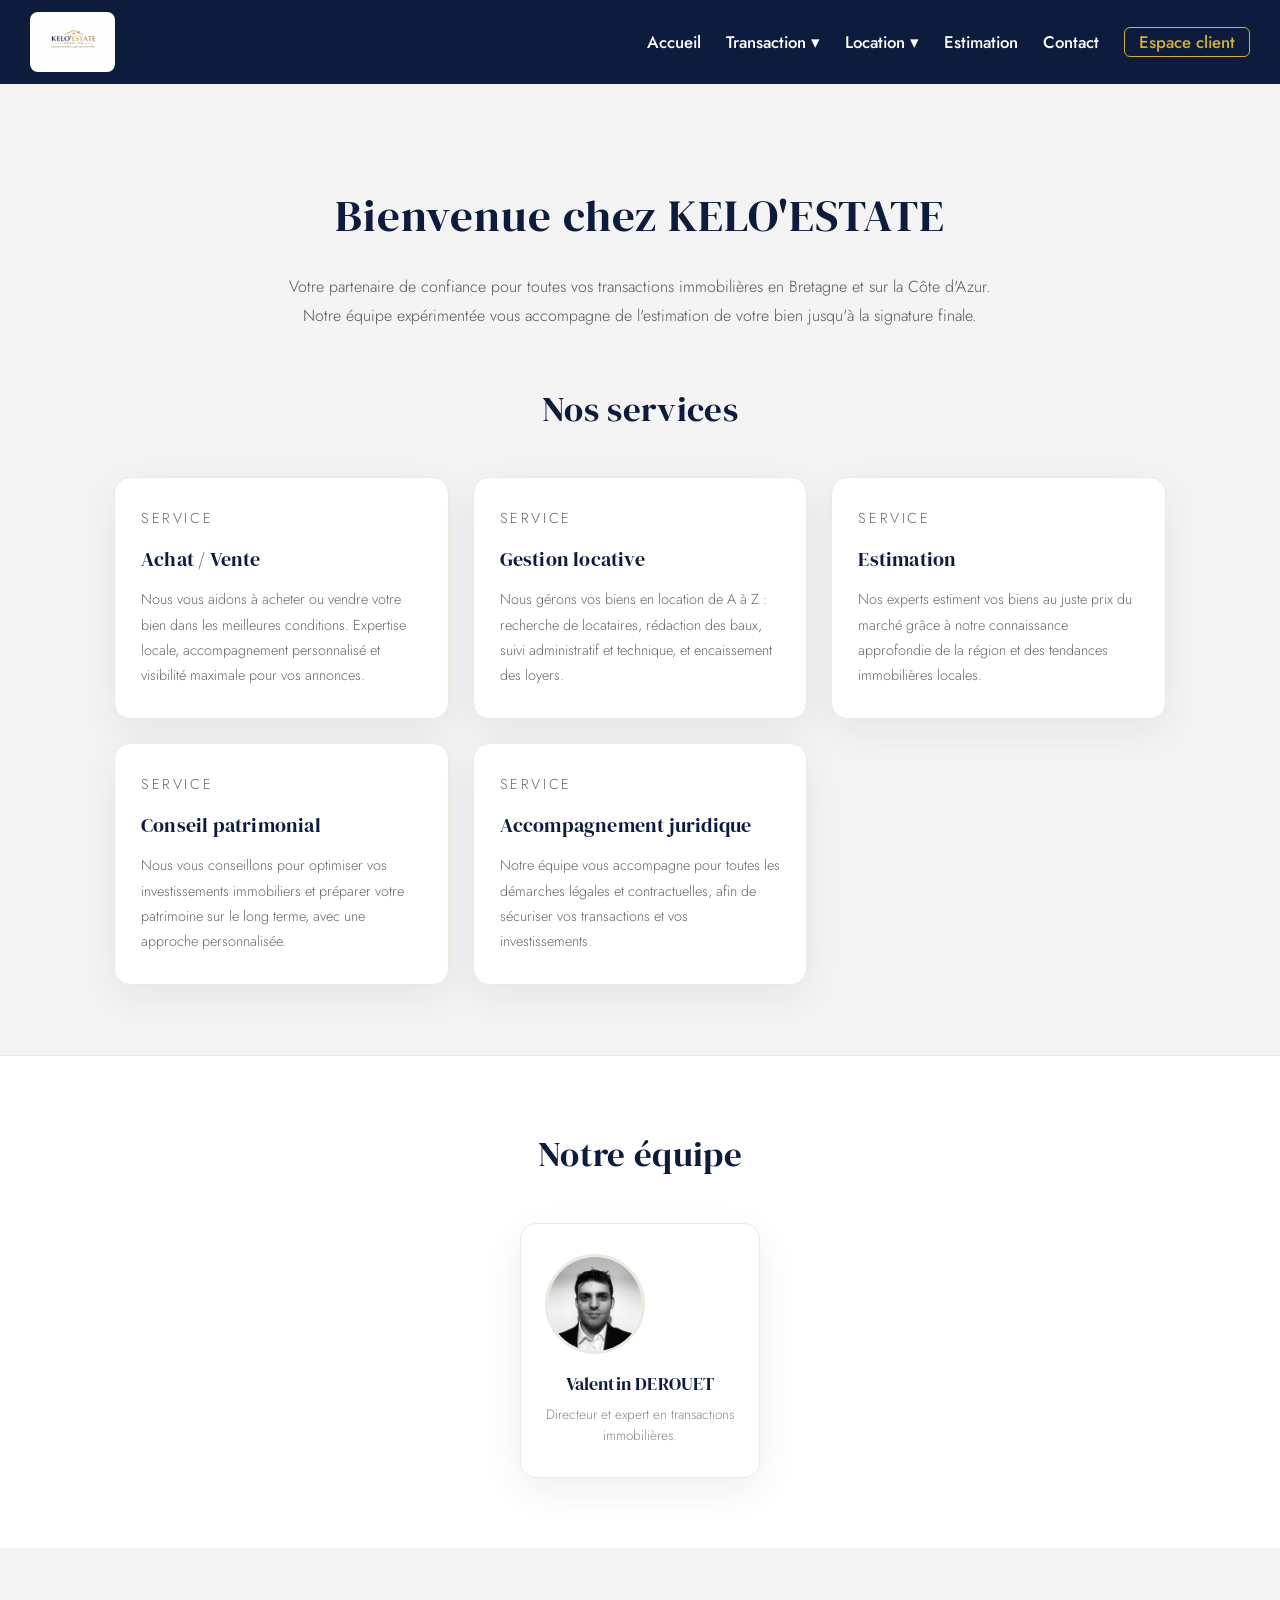
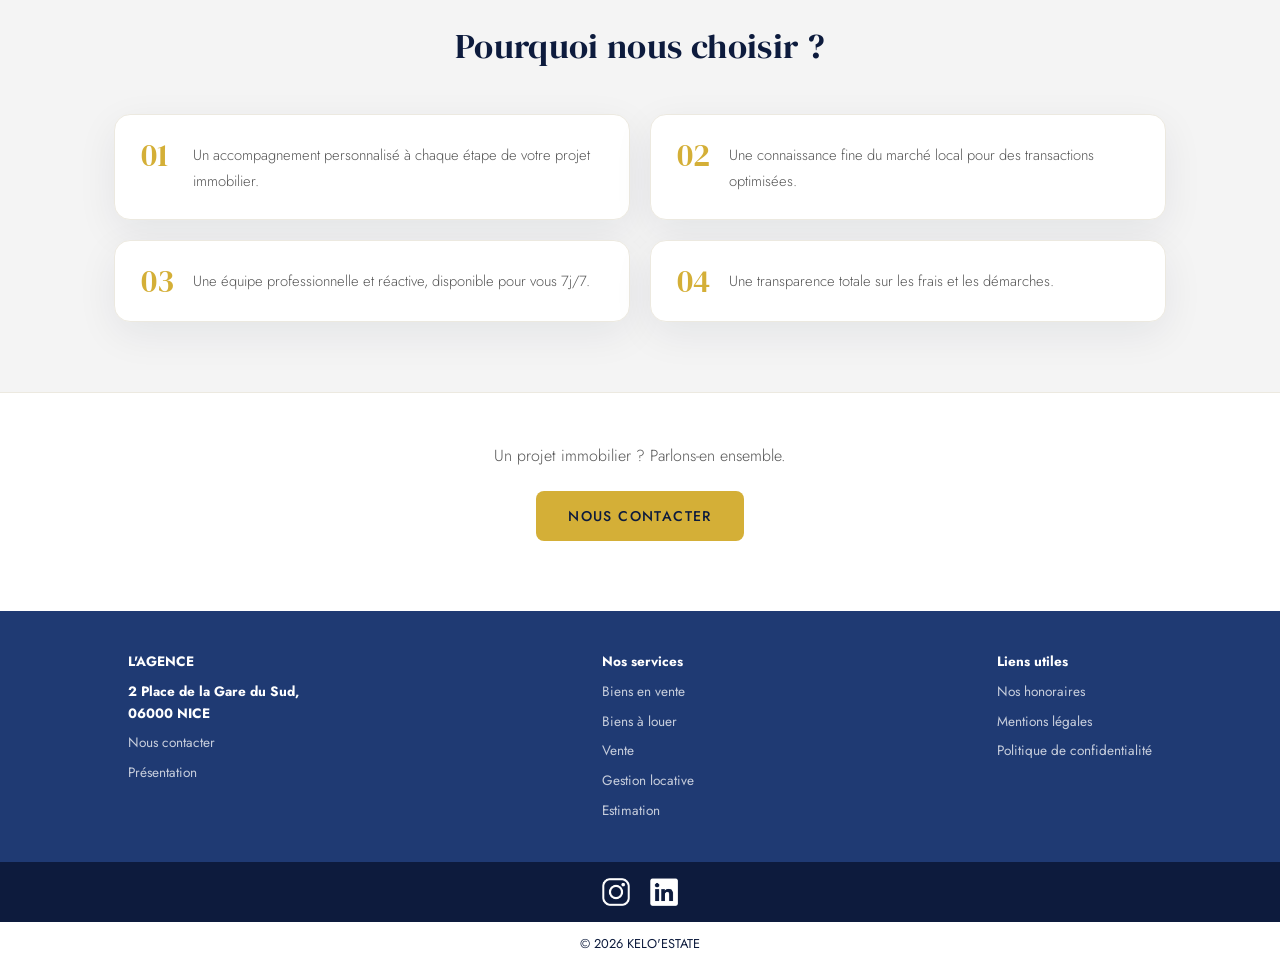
<file: presentation.html>
<!DOCTYPE html>
<html lang="fr">

<head>
<meta charset="UTF-8">
<meta name="viewport" content="width=device-width, initial-scale=1.0">
<title>Présentation — KELO'ESTATE</title>
<link rel="stylesheet" href="css/style.css">

<style>

*, *::before, *::after { box-sizing: border-box; }

/* ============================= */
/* INTRO                         */
/* ============================= */

.pres-intro {
    max-width: 780px;
    margin: 120px auto 0 auto;
    padding: 60px 24px 50px 24px;
    text-align: center;
}

.pres-intro h1 {
    font-family: 'DM Serif Display', serif;
    font-size: clamp(2rem, 5vw, 2.8rem);
    font-weight: 400;
    color: #0D1B3D;
    margin-bottom: 20px;
    letter-spacing: 0.02em;
}

.pres-intro p {
    font-family: 'Jost', sans-serif;
    font-size: 1rem;
    font-weight: 300;
    color: #555;
    line-height: 1.85;
}

/* ============================= */
/* SECTION GÉNÉRIQUE             */
/* ============================= */

.pres-section {
    max-width: 1100px;
    margin: 0 auto;
    padding: 0 24px 70px 24px;
}

.pres-section-title {
    font-family: 'DM Serif Display', serif;
    font-size: clamp(1.6rem, 4vw, 2.2rem);
    font-weight: 400;
    color: #0D1B3D;
    text-align: center;
    margin-bottom: 40px;
    letter-spacing: 0.01em;
}

/* ============================= */
/* CARDS SERVICES                */
/* ============================= */

.pres-grid {
    display: grid;
    grid-template-columns: repeat(3, 1fr);
    gap: 24px;
}

.pres-card {
    background: white;
    border-radius: 16px;
    border: 1px solid #ece9e0;
    box-shadow: 0 12px 40px rgba(13, 27, 61, 0.07);
    padding: 28px 26px 30px 26px;
    transition: transform 0.3s ease, box-shadow 0.3s ease;
    animation: fadeUp 0.6s ease both;
}

.pres-card:nth-child(2) { animation-delay: 0.06s; }
.pres-card:nth-child(3) { animation-delay: 0.12s; }
.pres-card:nth-child(4) { animation-delay: 0.18s; }
.pres-card:nth-child(5) { animation-delay: 0.24s; }

.pres-card:hover {
    transform: translateY(-6px);
    box-shadow: 0 16px 45px rgba(13, 27, 61, 0.12);
}

.pres-card-label {
    font-family: 'Jost', sans-serif;
    font-size: 0.78rem;
    font-weight: 500;
    text-transform: uppercase;
    letter-spacing: 0.18em;
    color: #D4AF37;
    margin-bottom: 12px;
}

.pres-card h3 {
    font-family: 'DM Serif Display', serif;
    font-size: 1.25rem;
    font-weight: 400;
    color: #0D1B3D;
    margin-bottom: 12px;
}

.pres-card p {
    font-family: 'Jost', sans-serif;
    font-size: 0.9rem;
    font-weight: 300;
    color: #666;
    line-height: 1.75;
}

/* ============================= */
/* ÉQUIPE                        */
/* ============================= */

.team-section {
    background: white;
    border-top: 1px solid #ece9e0;
    padding: 70px 24px;
}

.team-inner {
    max-width: 1100px;
    margin: 0 auto;
    text-align: center;
}

.team-grid {
    display: flex;
    flex-wrap: wrap;
    gap: 28px;
    justify-content: center;
    margin-top: 40px;
}

.team-card {
    background: white;
    border-radius: 16px;
    border: 1px solid #ece9e0;
    box-shadow: 0 12px 40px rgba(13, 27, 61, 0.07);
    padding: 30px 24px;
    flex: 0 0 240px;
    text-align: center;
    transition: transform 0.3s ease, box-shadow 0.3s ease;
    animation: fadeUp 0.6s ease both;
}

.team-card:hover {
    transform: translateY(-6px);
    box-shadow: 0 16px 45px rgba(13, 27, 61, 0.12);
}

.team-card img {
    width: 100px;
    height: 100px;
    object-fit: cover;
    border-radius: 50%;
    margin-bottom: 16px;
    border: 3px solid #ece9e0;
}

.team-card h4 {
    font-family: 'DM Serif Display', serif;
    font-size: 1.1rem;
    font-weight: 400;
    color: #0D1B3D;
    margin-bottom: 6px;
}

.team-card p {
    font-family: 'Jost', sans-serif;
    font-size: 0.85rem;
    font-weight: 300;
    color: #888;
    line-height: 1.6;
}

/* ============================= */
/* POURQUOI NOUS                 */
/* ============================= */

.why-section {
    max-width: 1100px;
    margin: 0 auto;
    padding: 70px 24px;
}

.why-grid {
    display: grid;
    grid-template-columns: repeat(2, 1fr);
    gap: 20px;
    margin-top: 40px;
}

.why-item {
    background: white;
    border-radius: 16px;
    border: 1px solid #ece9e0;
    box-shadow: 0 12px 40px rgba(13, 27, 61, 0.07);
    padding: 24px 26px;
    display: flex;
    align-items: flex-start;
    gap: 16px;
    animation: fadeUp 0.6s ease both;
    transition: transform 0.3s ease, box-shadow 0.3s ease;
}

.why-item:nth-child(2) { animation-delay: 0.06s; }
.why-item:nth-child(3) { animation-delay: 0.12s; }
.why-item:nth-child(4) { animation-delay: 0.18s; }

.why-item:hover {
    transform: translateY(-4px);
    box-shadow: 0 16px 45px rgba(13, 27, 61, 0.1);
}

.why-number {
    font-family: 'DM Serif Display', serif;
    font-size: 2rem;
    font-weight: 400;
    color: #D4AF37;
    line-height: 1;
    flex-shrink: 0;
    width: 36px;
}

.why-item p {
    font-family: 'Jost', sans-serif;
    font-size: 0.92rem;
    font-weight: 300;
    color: #555;
    line-height: 1.75;
    margin: 4px 0 0 0;
}

/* ============================= */
/* CTA                           */
/* ============================= */

.gestion-cta {
    text-align: center;
    padding: 50px 24px 70px 24px;
    border-top: 1px solid #ece9e0;
    background: white;
}

.gestion-cta p {
    font-family: 'Jost', sans-serif;
    font-size: 1rem;
    font-weight: 300;
    color: #555;
    margin-bottom: 22px;
}

.gestion-cta a {
    display: inline-block;
    background: #D4AF37;
    color: #0D1B3D;
    font-family: 'Jost', sans-serif;
    font-weight: 500;
    font-size: 0.88rem;
    letter-spacing: 0.1em;
    text-transform: uppercase;
    padding: 14px 32px;
    border-radius: 8px;
    text-decoration: none;
    transition: background 0.3s;
}

.gestion-cta a:hover { background: #b99a2f; }

/* ============================= */
/* ANIMATION                     */
/* ============================= */

@keyframes fadeUp {
    from { opacity: 0; transform: translateY(20px); }
    to   { opacity: 1; transform: translateY(0); }
}

/* ============================= */
/* RESPONSIVE                    */
/* ============================= */

@media (max-width: 900px) {
    .pres-grid { grid-template-columns: repeat(2, 1fr); }
    .why-grid  { grid-template-columns: 1fr; }
}

@media (max-width: 600px) {
    .pres-grid { grid-template-columns: 1fr; }
}

</style>
</head>

<body>

<!-- NAV BAR -->
<nav class="navbar">
  <div class="logo">
    <a href="index.html"><img src="images/logo2.jpeg" alt="logo"></a>
  </div>
  <div class="hamburger">
    <span></span><span></span><span></span>
  </div>
        <div class="menu">
        <a href="index.html">Accueil</a>

        <div class="nav-dropdown-wrap">
            <a class="nav-dropdown-trigger">Transaction ▾</a>
            <div class="nav-dropdown">
            <a href="achat.html">Acheter</a>
            <a href="vente.html">Vendre</a>
            </div>
        </div>

        <div class="nav-dropdown-wrap">
            <a class="nav-dropdown-trigger">Location ▾</a>
            <div class="nav-dropdown">
            <a href="locations.html">Biens à louer</a>
            <a href="gestion.html">Gestion locative</a>
            </div>
        </div>

        <a href="estimation.html">Estimation</a>
        <a href="contact.html">Contact</a>
        <a href="espace-client.html" class="nav-espace-client">Espace client</a>
        </div>
</nav>

<!-- INTRO -->
<section class="pres-intro">
    <h1>Bienvenue chez KELO'ESTATE</h1>
    <p>Votre partenaire de confiance pour toutes vos transactions immobilières en Bretagne et sur la Côte d'Azur. Notre équipe expérimentée vous accompagne de l'estimation de votre bien jusqu'à la signature finale.</p>
</section>

<!-- SERVICES -->
<section class="pres-section">
    <h2 class="pres-section-title">Nos services</h2>
    <div class="pres-grid">

        <div class="pres-card">
            <p class="pres-card-label">Service</p>
            <h3>Achat / Vente</h3>
            <p>Nous vous aidons à acheter ou vendre votre bien dans les meilleures conditions. Expertise locale, accompagnement personnalisé et visibilité maximale pour vos annonces.</p>
        </div>

        <div class="pres-card">
            <p class="pres-card-label">Service</p>
            <h3>Gestion locative</h3>
            <p>Nous gérons vos biens en location de A à Z : recherche de locataires, rédaction des baux, suivi administratif et technique, et encaissement des loyers.</p>
        </div>

        <div class="pres-card">
            <p class="pres-card-label">Service</p>
            <h3>Estimation</h3>
            <p>Nos experts estiment vos biens au juste prix du marché grâce à notre connaissance approfondie de la région et des tendances immobilières locales.</p>
        </div>

        <div class="pres-card">
            <p class="pres-card-label">Service</p>
            <h3>Conseil patrimonial</h3>
            <p>Nous vous conseillons pour optimiser vos investissements immobiliers et préparer votre patrimoine sur le long terme, avec une approche personnalisée.</p>
        </div>

        <div class="pres-card">
            <p class="pres-card-label">Service</p>
            <h3>Accompagnement juridique</h3>
            <p>Notre équipe vous accompagne pour toutes les démarches légales et contractuelles, afin de sécuriser vos transactions et vos investissements.</p>
        </div>

    </div>
</section>

<!-- ÉQUIPE -->
<section class="team-section">
    <div class="team-inner">
        <h2 class="pres-section-title">Notre équipe</h2>
        <div class="team-grid">

            <div class="team-card">
                <img src="images/val.jpg" alt="Valentin DEROUET">
                <h4>Valentin DEROUET</h4>
                <p>Directeur et expert en transactions immobilières.</p>
            </div>

        </div>
    </div>
</section>

<!-- POURQUOI NOUS -->
<section class="why-section">
    <h2 class="pres-section-title">Pourquoi nous choisir ?</h2>
    <div class="why-grid">

        <div class="why-item">
            <span class="why-number">01</span>
            <p>Un accompagnement personnalisé à chaque étape de votre projet immobilier.</p>
        </div>

        <div class="why-item">
            <span class="why-number">02</span>
            <p>Une connaissance fine du marché local pour des transactions optimisées.</p>
        </div>

        <div class="why-item">
            <span class="why-number">03</span>
            <p>Une équipe professionnelle et réactive, disponible pour vous 7j/7.</p>
        </div>

        <div class="why-item">
            <span class="why-number">04</span>
            <p>Une transparence totale sur les frais et les démarches.</p>
        </div>

    </div>
</section>

<!-- CTA -->
<section class="gestion-cta">
    <p>Un projet immobilier ? Parlons-en ensemble.</p>
    <a href="contact.html">Nous contacter</a>
</section>

<!-- FOOTER -->
<footer>
<div class="footer-light">
  <div class="footer-column">
    <p><strong>L'AGENCE</strong></p>
    <p><strong>2 Place de la Gare du Sud,<br>06000 NICE</strong></p>
    <p><a href="contact.html">Nous contacter</a></p>
    <p><a href="presentation.html">Présentation</a></p>
  </div>
  <div class="footer-column">
    <p><strong>Nos services</strong></p>
    <p><a href="achat.html">Biens en vente</a></p>
    <p><a href="locations.html">Biens à louer</a></p>
    <p><a href="vente.html">Vente</a></p>
    <p><a href="gestion.html">Gestion locative</a></p>
    <p><a href="estimation.html">Estimation</a></p>
  </div>
  <div class="footer-column">
    <p><strong>Liens utiles</strong></p>
    <p><a href="honoraires.html">Nos honoraires</a></p>
    <p><a href="mentions-legales.html">Mentions légales</a></p>
    <p><a href="politiques-confidentialite.html">Politique de confidentialité</a></p>
  </div>
</div>
<div class="footer-top">
  <div class="socials">
    <a href="https://www.instagram.com/keloestate/" target="_blank"><img src="images/insta.png" alt="Instagram"></a>
    <a href="https://www.linkedin.com/in/toncompte" target="_blank"><img src="images/linkedin.png" alt="LinkedIn"></a>
  </div>
</div>
<div class="footer-bottom">
  <p>© 2026 KELO'ESTATE</p>
</div>
</footer>

<script>
document.querySelector(".hamburger").addEventListener("click", () => {
    document.querySelector(".menu").classList.toggle("active");
    document.querySelector(".hamburger").classList.toggle("open");
});
</script>

</body>
</html>
</file>
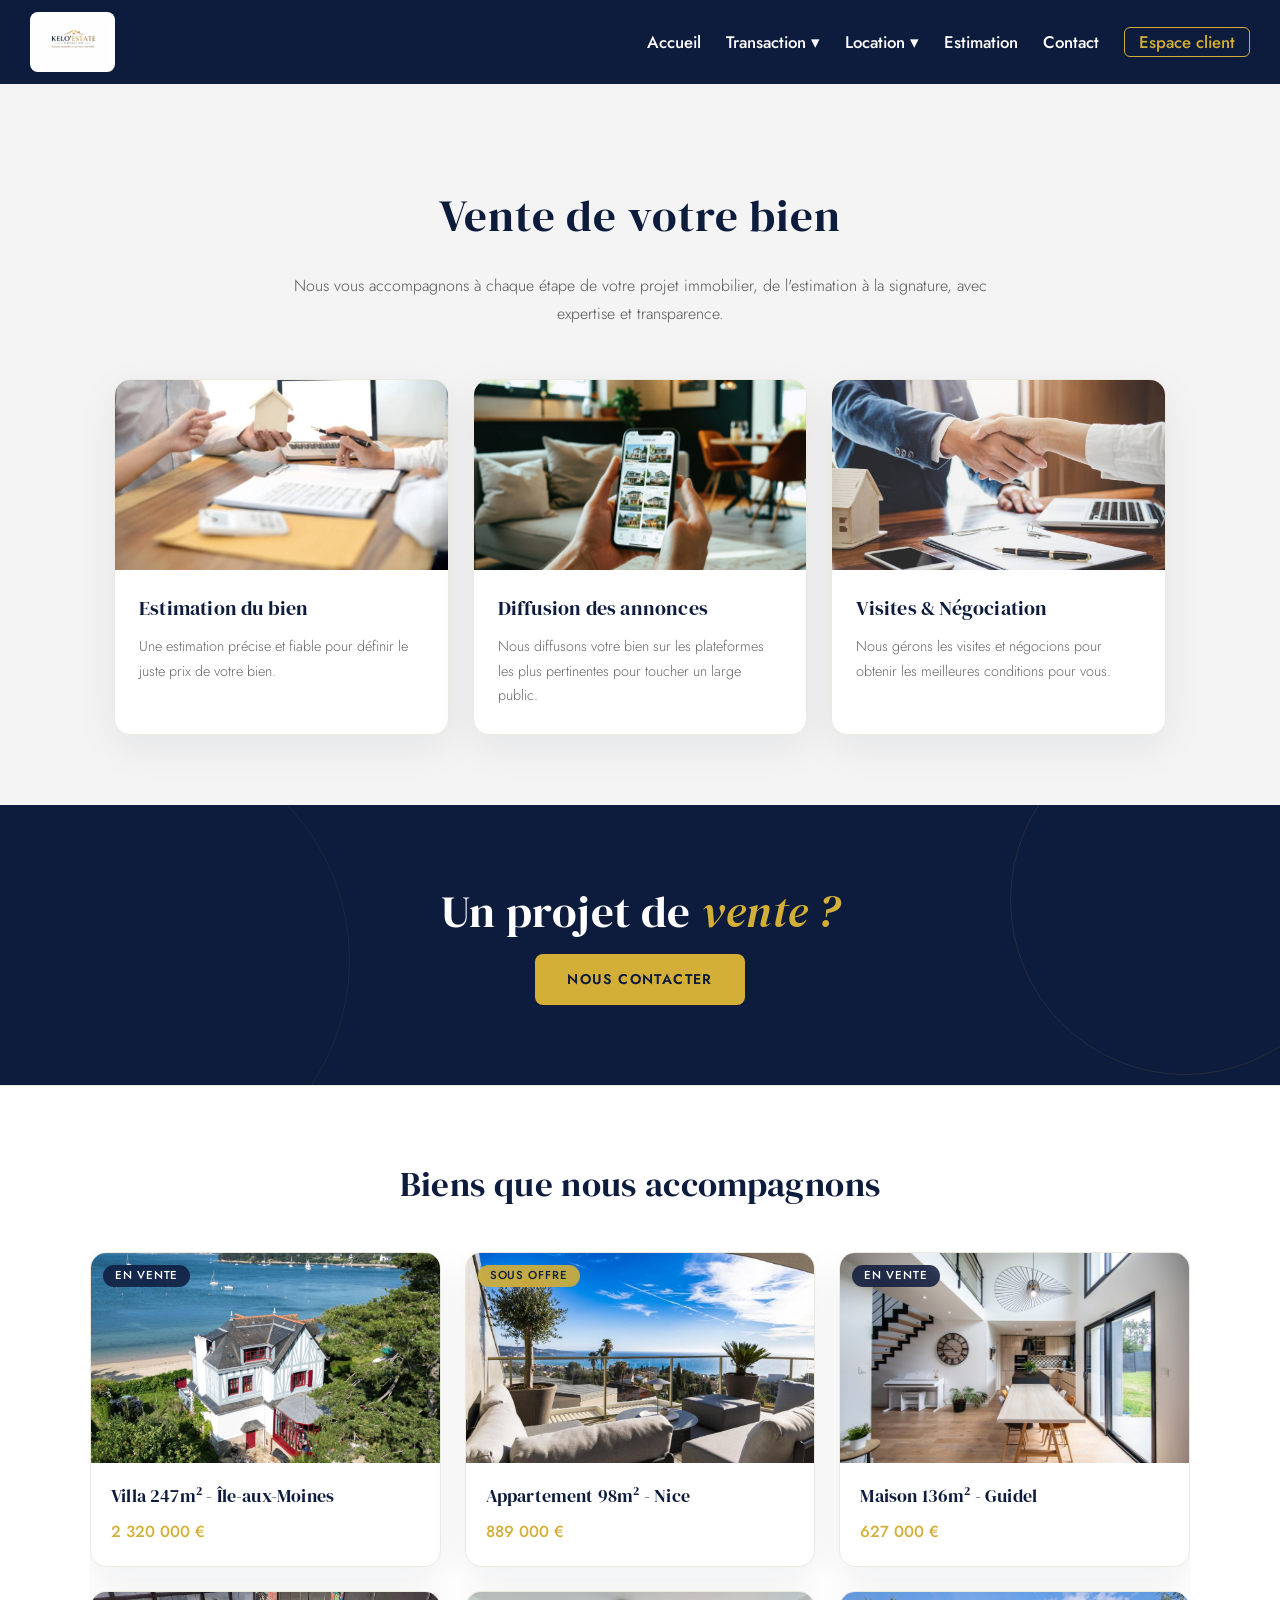
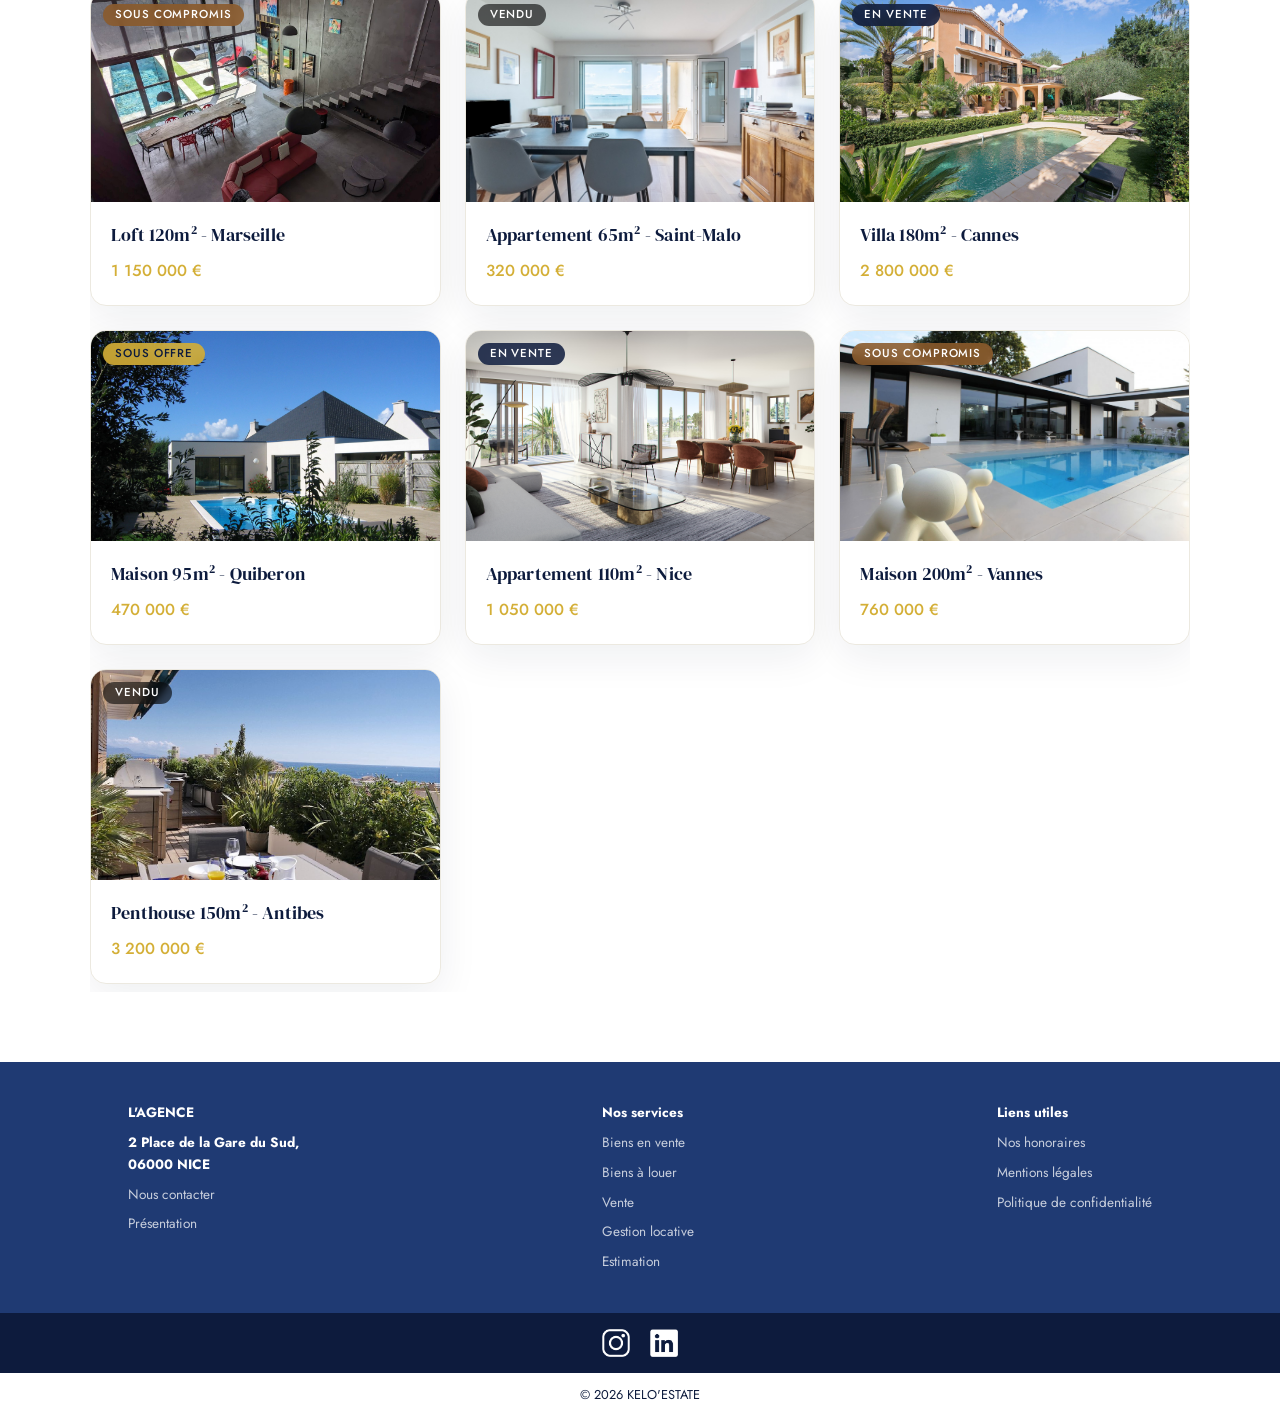
<file: vente.html>
<!DOCTYPE html>
<html lang="fr">

<head>
<meta charset="UTF-8">
<meta name="viewport" content="width=device-width, initial-scale=1.0">
<title>Achat / Vente - KELO'ESTATE</title>
<link rel="stylesheet" href="css/style.css">

<style>
/* ============================= */
/* Styles spécifiques à vente.html */
/* ============================= */

.gestion-cta {
    text-align: center;
    padding: 50px 24px 70px 24px;
    border-top: 1px solid #ece9e0;
    background: white;
}

.gestion-cta p {
    font-family: 'Jost', sans-serif;
    font-size: 1rem;
    font-weight: 300;
    color: #555;
    margin-bottom: 22px;
}

.gestion-cta a {
    display: inline-block;
    background: #D4AF37;
    color: #0D1B3D;
    font-family: 'Jost', sans-serif;
    font-weight: 500;
    font-size: 0.88rem;
    letter-spacing: 0.1em;
    text-transform: uppercase;
    padding: 14px 32px;
    border-radius: 8px;
    text-decoration: none;
    transition: background 0.3s;
}

.gestion-cta a:hover { background: #b99a2f; }

.av-intro {
    max-width: 780px;
    margin: 120px auto 0 auto;
    padding: 60px 24px 50px 24px;
    text-align: center;
}

.av-intro h1 {
    font-family: 'DM Serif Display', serif;
    font-size: clamp(2rem, 5vw, 2.8rem);
    font-weight: 400;
    color: #0D1B3D;
    margin-bottom: 20px;
    letter-spacing: 0.02em;
}

.av-intro p {
    font-family: 'Jost', sans-serif;
    font-size: 1rem;
    font-weight: 300;
    color: #555;
    line-height: 1.8;
}

.av-services {
    max-width: 1100px;
    margin: 0 auto;
    padding: 0 24px 70px 24px;
}

.av-services-grid {
    display: grid;
    grid-template-columns: repeat(3, 1fr);
    gap: 24px;
}

.av-card {
    background: white;
    border-radius: 16px;
    border: 1px solid #ece9e0;
    box-shadow: 0 12px 40px rgba(13, 27, 61, 0.07);
    overflow: hidden;
    transition: transform 0.3s ease, box-shadow 0.3s ease;
    animation: fadeUp 0.6s ease both;
}

.av-card:nth-child(2) { animation-delay: 0.08s; }
.av-card:nth-child(3) { animation-delay: 0.16s; }

.av-card:hover {
    transform: translateY(-6px);
    box-shadow: 0 16px 45px rgba(13, 27, 61, 0.12);
}

.av-card img {
    width: 100%;
    height: 190px;
    object-fit: cover;
    display: block;
}

.av-card-body {
    padding: 22px 24px 26px 24px;
}

.av-card-body h3 {
    font-family: 'DM Serif Display', serif;
    font-size: 1.25rem;
    font-weight: 400;
    color: #0D1B3D;
    margin-bottom: 10px;
}

.av-card-body p {
    font-family: 'Jost', sans-serif;
    font-size: 0.9rem;
    font-weight: 300;
    color: #666;
    line-height: 1.7;
}

.av-biens {
    background: white;
    border-top: 1px solid #ece9e0;
    padding: 70px 24px;
}

.av-biens-inner {
    max-width: 1100px;
    margin: 0 auto;
}

.av-biens-title {
    font-family: 'DM Serif Display', serif;
    font-size: clamp(1.6rem, 4vw, 2.2rem);
    font-weight: 400;
    color: #0D1B3D;
    text-align: center;
    margin-bottom: 40px;
}

.biens-grid {
    display: grid;
    grid-template-columns: repeat(3, 1fr);
    gap: 24px;
}

.bien-card {
    background: white;
    border-radius: 16px;
    border: 1px solid #ece9e0;
    box-shadow: 0 12px 40px rgba(13, 27, 61, 0.07);
    overflow: hidden;
    cursor: pointer;
    display: flex;
    flex-direction: column;
    transition: transform 0.3s ease, box-shadow 0.3s ease;
    position: relative;
}

.bien-card:hover {
    transform: translateY(-6px);
    box-shadow: 0 16px 45px rgba(13, 27, 61, 0.12);
}

.bien-card img {
    width: 100%;
    height: 210px;
    object-fit: cover;
    display: block;
}

.bien-info {
    padding: 18px 20px 22px 20px;
}

.bien-info h4 {
    font-family: 'DM Serif Display', serif;
    font-size: 1.15rem;
    font-weight: 400;
    color: #0D1B3D;
    margin-bottom: 8px;
}

.prix {
    font-family: 'Jost', sans-serif;
    font-weight: 500;
    font-size: 1rem;
    color: #D4AF37;
}

.badge {
    position: absolute;
    top: 12px;
    left: 12px;
    padding: 5px 12px;
    font-family: 'Jost', sans-serif;
    font-size: 0.72rem;
    font-weight: 500;
    letter-spacing: 0.08em;
    border-radius: 20px;
    text-transform: uppercase;
    backdrop-filter: blur(4px);
    -webkit-backdrop-filter: blur(4px);
    display: inline-flex;
    align-items: center;
    justify-content: center;
    line-height: 1;
}

.badge.vente     { background: rgba(13, 27, 61, 0.85);  color: white; }
.badge.offre     { background: rgba(212, 175, 55, 0.9);  color: #0D1B3D; }
.badge.compromis { background: rgba(139, 90, 43, 0.88);  color: white; }
.badge.vendu     { background: rgba(0, 0, 0, 0.6);       color: white; }

@keyframes fadeUp {
    from { opacity: 0; transform: translateY(20px); }
    to   { opacity: 1; transform: translateY(0); }
}

@media (max-width: 992px) {
    .av-services-grid { grid-template-columns: repeat(2, 1fr); }
    .biens-grid { grid-template-columns: repeat(2, 1fr); }
}

@media (max-width: 600px) {
    .av-services-grid { grid-template-columns: 1fr; }
    .biens-grid { grid-template-columns: 1fr; }
}
</style>
</head>

<body>

<!-- NAV BAR identique à index.html -->
<nav class="navbar">
  <div class="logo">
    <a href="index.html"><img src="images/logo2.jpeg" alt="logo"></a>
  </div>
  <div class="hamburger">
    <span></span><span></span><span></span>
  </div>
  <div class="menu">
    <a href="index.html">Accueil</a>

    <div class="nav-dropdown-wrap">
      <a class="nav-dropdown-trigger">Transaction ▾</a>
      <div class="nav-dropdown">
        <a href="achat.html">Acheter</a>
        <a href="vente.html">Vendre</a>
      </div>
    </div>

    <div class="nav-dropdown-wrap">
      <a class="nav-dropdown-trigger">Location ▾</a>
      <div class="nav-dropdown">
        <a href="locations.html">Biens à louer</a>
        <a href="gestion.html">Gestion locative</a>
      </div>
    </div>

    <a href="estimation.html">Estimation</a>
    <a href="contact.html">Contact</a>
    <a href="espace-client.html" class="nav-espace-client">Espace client</a>
  </div>
</nav>

<!-- INTRO -->
<section class="av-intro">
    <h1>Vente de votre bien</h1>
    <p>Nous vous accompagnons à chaque étape de votre projet immobilier, de l'estimation à la signature, avec expertise et transparence.</p>
</section>

<!-- ACCOMPAGNEMENT -->
<section class="av-services">
    <div class="av-services-grid">

        <div class="av-card">
            <img src="images/achat-vente.jpg" alt="Estimation">
            <div class="av-card-body">
                <h3>Estimation du bien</h3>
                <p>Une estimation précise et fiable pour définir le juste prix de votre bien.</p>
            </div>
        </div>

        <div class="av-card">
            <img src="images/visites.png" alt="Diffusion">
            <div class="av-card-body">
                <h3>Diffusion des annonces</h3>
                <p>Nous diffusons votre bien sur les plateformes les plus pertinentes pour toucher un large public.</p>
            </div>
        </div>

        <div class="av-card">
            <img src="images/signature.jpg" alt="Négociation">
            <div class="av-card-body">
                <h3>Visites & Négociation</h3>
                <p>Nous gérons les visites et négocions pour obtenir les meilleures conditions pour vous.</p>
            </div>
        </div>

    </div>
</section>

<!-- MID BANNER -->
<div class="mid-banner">
    <div class="mid-banner-inner">
        <h2>Un projet de <em>vente ?</em></h2>
        <a href="contact.html">Nous contacter</a>
    </div>
</div>

<!-- BIENS EN VENTE -->
<section class="av-biens">
    <div class="av-biens-inner">
        <h2 class="av-biens-title">Biens que nous accompagnons</h2>
        <div class="biens-grid" id="vente-grid"></div>
    </div>
</section>

<!-- FOOTER -->
<footer>
<div class="footer-light">
  <div class="footer-column">
    <p><strong>L'AGENCE</strong></p>
    <p><strong>2 Place de la Gare du Sud,<br>06000 NICE</strong></p>
    <p><a href="contact.html">Nous contacter</a></p>
    <p><a href="presentation.html">Présentation</a></p>
  </div>
  <div class="footer-column">
    <p><strong>Nos services</strong></p>
    <p><a href="achat.html">Biens en vente</a></p>
    <p><a href="locations.html">Biens à louer</a></p>
    <p><a href="vente.html">Vente</a></p>
    <p><a href="gestion.html">Gestion locative</a></p>
    <p><a href="estimation.html">Estimation</a></p>
  </div>
  <div class="footer-column">
    <p><strong>Liens utiles</strong></p>
    <p><a href="honoraires.html">Nos honoraires</a></p>
    <p><a href="mentions-legales.html">Mentions légales</a></p>
    <p><a href="politiques-confidentialite.html">Politique de confidentialité</a></p>
  </div>
</div>
<div class="footer-top">
  <div class="socials">
    <a href="https://www.instagram.com/keloestate/" target="_blank"><img src="images/insta.png" alt="Instagram"></a>
    <a href="https://www.linkedin.com/in/toncompte" target="_blank"><img src="images/linkedin.png" alt="LinkedIn"></a>
  </div>
</div>
<div class="footer-bottom">
  <p>© 2026 KELO'ESTATE</p>
</div>
</footer>

<script>
function afficherBiens(jsonFile, containerId, linkPrefix) {
    const container = document.getElementById(containerId);

    fetch(jsonFile)
        .then(res => res.json())
        .then(items => {
            container.innerHTML = "";
            items.forEach((item, index) => {
                const card = document.createElement('div');
                card.classList.add('bien-card');
                card.onclick = () => window.location.href = `${linkPrefix}.html?index=${index}`;

                let badgeHTML = "";
                if (item.statut === "en vente")        badgeHTML = '<span class="badge vente">En vente</span>';
                else if (item.statut === "sous offre")  badgeHTML = '<span class="badge offre">Sous offre</span>';
                else if (item.statut === "sous compromis") badgeHTML = '<span class="badge compromis">Sous compromis</span>';
                else if (item.statut === "vendu")       badgeHTML = '<span class="badge vendu">Vendu</span>';

                card.innerHTML = `
                    <img src="${item.image}" alt="${item.titre}">
                    ${badgeHTML}
                    <div class="bien-info">
                        <h4>${item.titre}</h4>
                        <p class="prix">${item.prix}</p>
                    </div>
                `;
                container.appendChild(card);
            });
        })
        .catch(err => console.error(`Erreur chargement ${jsonFile}:`, err));
}

afficherBiens('biens.json', 'vente-grid', 'bien');

document.querySelectorAll(".nav-dropdown-trigger").forEach(trigger => {
    trigger.addEventListener("click", () => {
        trigger.nextElementSibling.classList.toggle("active");
    });
});

const hamburger = document.querySelector(".hamburger");
const menu = document.querySelector(".menu");
hamburger.addEventListener("click", () => {
    menu.classList.toggle("active");
    hamburger.classList.toggle("open");
});
</script>

</body>
</html>
</file>
<file: css/style.css>
@import url('https://fonts.googleapis.com/css2?family=DM+Serif+Display:ital@0;1&family=Jost:wght@300;400;500&display=swap');

/* ============================= */
/* RESET                         */
/* ============================= */

*, *::before, *::after {
    margin: 0;
    padding: 0;
    box-sizing: border-box;
}

/* ============================= */
/* BASE                          */
/* ============================= */

body {
    font-family: 'Jost', sans-serif;
    font-weight: 400;
    background: #f4f4f4;
    color: #0D1B3D;
    line-height: 1.6;
}

h1, h2, h3, h4, h5, h6 {
    font-family: 'DM Serif Display', serif;
    font-weight: 400;
    letter-spacing: 0.01em;
}

img {
    max-width: 100%;
    height: auto;
    display: block;
}

a {
    text-decoration: none;
    color: inherit;
}

/* ============================= */
/* NAVBAR                        */
/* ============================= */

.navbar {
    position: fixed;
    top: 0;
    left: 0;
    width: 100%;
    background: #0D1B3D;
    display: flex;
    justify-content: space-between;
    align-items: center;
    padding: 12px 30px;
    z-index: 1000;
}

.logo img {
    height: 60px;
    background: white;
    padding: 5px;
    border-radius: 8px;
}

.menu {
    display: flex;
    gap: 25px;
    align-items: center;
}

.menu a {
    color: white;
    font-family: 'Jost', sans-serif;
    font-weight: 500;
    font-size: clamp(0.9rem, 2vw, 1.05rem);
    position: relative;
    text-decoration: none;
}

.menu a::after {
    content: '';
    position: absolute;
    left: 0;
    bottom: -5px;
    width: 0;
    height: 2px;
    background: #D4AF37;
    transition: width 0.3s;
}

.menu a:hover::after { width: 100%; }

/* Espace client bouton */
.nav-espace-client {
    border: 1.5px solid #D4AF37;
    color: #D4AF37 !important;
    border-radius: 6px;
    padding: 6px 14px !important;
    font-family: 'Jost', sans-serif;
    font-weight: 500;
    font-size: clamp(0.9rem, 2vw, 1.05rem);
    display: inline-flex;
    align-items: center;
    line-height: 1;
    transition: background 0.2s, color 0.2s !important;
}
.nav-espace-client:hover {
    background: #D4AF37;
    color: #0D1B3D !important;
}
/* Pas de soulignement sur le bouton espace client */
.nav-espace-client::after { display: none !important; }

/* Dropdown wraps */
.nav-dropdown-wrap {
    position: relative;
    display: flex;
    align-items: center;
}

.nav-dropdown-trigger {
    color: white;
    font-family: 'Jost', sans-serif;
    font-weight: 500;
    font-size: clamp(0.9rem, 2vw, 1.05rem);
    text-decoration: none;
    cursor: pointer;
    position: relative;
}

.nav-dropdown-trigger::after {
    content: '';
    position: absolute;
    left: 0;
    bottom: -5px;
    width: 0;
    height: 2px;
    background: #D4AF37;
    transition: width 0.3s;
}
.nav-dropdown-wrap:hover .nav-dropdown-trigger::after { width: 100%; }

/* Dropdown menu */
.nav-dropdown {
    position: absolute;
    top: calc(100% + 16px);
    left: 50%;
    transform: translateX(-50%) translateY(6px);
    background: white;
    border-radius: 10px;
    border: 1px solid #ece9e0;
    box-shadow: 0 12px 40px rgba(13, 27, 61, 0.12);
    min-width: 180px;
    padding: 6px 0;
    opacity: 0;
    visibility: hidden;
    transition: opacity 0.2s ease, transform 0.2s ease, visibility 0.2s;
    z-index: 200;
}

.nav-dropdown-wrap:hover .nav-dropdown {
    opacity: 1;
    visibility: visible;
    transform: translateX(-50%) translateY(0);
}

.nav-dropdown a {
    display: block;
    padding: 10px 20px;
    font-family: 'Jost', sans-serif;
    font-size: 0.84rem;
    font-weight: 400;
    color: #0D1B3D !important;
    text-decoration: none;
    transition: background 0.15s, color 0.15s;
    letter-spacing: 0.04em;
}
.nav-dropdown a::after { display: none !important; }
.nav-dropdown a:hover {
    background: #f5f4f0;
    color: #D4AF37 !important;
}

/* Hamburger */
.hamburger {
    display: none;
    width: 30px;
    height: 24px;
    cursor: pointer;
    flex-direction: column;
    justify-content: space-between;
    z-index: 1001;
}

.hamburger span {
    display: block;
    height: 3px;
    background: white;
    border-radius: 2px;
    transition: all 0.4s ease;
    transform-origin: center;
}

.hamburger.open span:nth-child(1) { transform: rotate(45deg) translateY(15px); }
.hamburger.open span:nth-child(2) { opacity: 0; }
.hamburger.open span:nth-child(3) { transform: rotate(-45deg) translateY(-15px); }

/* Responsive */
@media (max-width: 900px) {
    .hamburger { display: flex; }

    .menu {
        display: none;
        flex-direction: column;
        position: fixed;
        top: 0; left: 0;
        width: 100%;
        height: 100vh;
        background: #0D1B3D;
        justify-content: center;
        align-items: center;
        gap: 32px;
        z-index: 999;
    }
    .menu.active { display: flex; }

    .nav-dropdown-wrap { flex-direction: column; align-items: center; }
    .nav-dropdown {
        position: static;
        transform: none;
        opacity: 1;
        visibility: visible;
        box-shadow: none;
        border: none;
        background: transparent;
        padding: 8px 0 0 0;
        display: none;
    }
    .nav-dropdown-wrap:hover .nav-dropdown { display: block; }
    .nav-dropdown a {
        color: rgba(255,255,255,0.6) !important;
        text-align: center;
        padding: 6px 0;
    }
    .nav-dropdown a:hover { background: transparent; color: #D4AF37 !important; }
}

/* ============================= */
/* HERO (index.html)             */
/* ============================= */

.hero {
    position: relative;
    min-height: 100vh;
    display: flex;
    align-items: flex-end;
    overflow: hidden;
}

.hero-bg {
    position: absolute;
    inset: 0;
    background-image: url('../images/hero.jpg');
    background-size: cover;
    background-position: center;
    transform: scale(1.05);
    animation: heroZoom 8s ease forwards;
}

@keyframes heroZoom { to { transform: scale(1); } }

.hero-overlay {
    position: absolute;
    inset: 0;
    background: linear-gradient(
        to top,
        rgba(13, 27, 61, 0.92) 0%,
        rgba(13, 27, 61, 0.5) 50%,
        rgba(13, 27, 61, 0.1) 100%
    );
}

.hero-content {
    position: relative;
    z-index: 2;
    width: 100%;
    max-width: 1100px;
    margin: 0 auto;
    padding: 0 40px 80px 40px;
}

.hero-label {
    display: block;
    font-family: 'Jost', sans-serif;
    font-size: 0.78rem;
    font-weight: 500;
    text-transform: uppercase;
    letter-spacing: 0.22em;
    color: #D4AF37;
    margin-bottom: 20px;
    opacity: 0;
    animation: fadeUp 0.8s 0.3s ease forwards;
}

.hero-content h1 {
    font-family: 'DM Serif Display', serif;
    font-size: clamp(2.4rem, 6vw, 4.8rem);
    font-weight: 400;
    color: white;
    line-height: 1.1;
    max-width: 780px;
    margin-bottom: 24px;
    opacity: 0;
    animation: fadeUp 0.8s 0.5s ease forwards;
}

.hero-content h1 em { font-style: italic; color: #D4AF37; }

.hero-content > p {
    font-family: 'Jost', sans-serif;
    font-size: 1.05rem;
    font-weight: 300;
    color: rgba(255,255,255,0.75);
    margin-bottom: 36px;
    max-width: 520px;
    opacity: 0;
    animation: fadeUp 0.8s 0.7s ease forwards;
}

.hero-btns {
    display: flex;
    gap: 16px;
    flex-wrap: wrap;
    opacity: 0;
    animation: fadeUp 0.8s 0.9s ease forwards;
}

.cta-primary {
    font-family: 'Jost', sans-serif;
    display: inline-block;
    padding: 15px 34px;
    background: #D4AF37;
    color: #0D1B3D;
    text-decoration: none;
    border-radius: 8px;
    font-weight: 600;
    font-size: 0.88rem;
    letter-spacing: 0.1em;
    text-transform: uppercase;
    transition: background 0.3s, transform 0.2s;
}
.cta-primary:hover { background: #b99a2f; transform: translateY(-2px); }

.cta-secondary {
    font-family: 'Jost', sans-serif;
    display: inline-block;
    padding: 15px 34px;
    background: transparent;
    color: white;
    text-decoration: none;
    border-radius: 8px;
    border: 1.5px solid rgba(255,255,255,0.4);
    font-weight: 400;
    font-size: 0.88rem;
    letter-spacing: 0.1em;
    text-transform: uppercase;
    transition: border-color 0.3s, background 0.3s;
}
.cta-secondary:hover { border-color: white; background: rgba(255,255,255,0.08); }

/* Scroll indicator */
.hero-scroll {
    position: absolute;
    bottom: 32px;
    right: 40px;
    z-index: 2;
    display: flex;
    flex-direction: column;
    align-items: center;
    gap: 8px;
    opacity: 0;
    animation: fadeUp 1s 1.2s ease forwards;
}
.hero-scroll span {
    font-family: 'Jost', sans-serif;
    font-size: 0.7rem;
    letter-spacing: 0.2em;
    text-transform: uppercase;
    color: rgba(255,255,255,0.4);
    writing-mode: vertical-rl;
}
.hero-scroll-line {
    width: 1px;
    height: 50px;
    background: linear-gradient(to bottom, rgba(255,255,255,0.4), transparent);
    animation: scrollLine 2s ease infinite;
}
@keyframes scrollLine {
    0%, 100% { opacity: 0.4; }
    50% { opacity: 1; }
}

/* ============================= */
/* STATS STRIP                   */
/* ============================= */

.stats-strip {
    background: #0D1B3D;
    padding: 32px 24px;
}

.stats-inner {
    max-width: 1100px;
    margin: 0 auto;
    display: grid;
    grid-template-columns: repeat(3, 1fr);
    text-align: center;
}

.stat-item {
    padding: 12px 24px;
    border-right: 1px solid rgba(255,255,255,0.1);
}
.stat-item:last-child { border-right: none; }

.stat-number {
    font-family: 'DM Serif Display', serif;
    font-size: 2.2rem;
    font-weight: 400;
    color: #D4AF37;
    display: block;
    line-height: 1;
    margin-bottom: 6px;
}
.stat-label {
    font-family: 'Jost', sans-serif;
    font-size: 0.78rem;
    font-weight: 300;
    color: rgba(255,255,255,0.5);
    text-transform: uppercase;
    letter-spacing: 0.14em;
}

/* ============================= */
/* SECTION HEADER COMMUN         */
/* ============================= */

.section-header {
    display: flex;
    flex-direction: column;
    align-items: center;
    text-align: center;
    margin-bottom: 52px;
}

.section-label {
    font-family: 'Jost', sans-serif;
    font-size: 0.78rem;
    font-weight: 500;
    text-transform: uppercase;
    letter-spacing: 0.22em;
    color: #D4AF37;
    margin-bottom: 12px;
}

.section-header h2 {
    font-family: 'DM Serif Display', serif;
    font-size: clamp(1.8rem, 4vw, 2.6rem);
    font-weight: 400;
    color: #0D1B3D;
    letter-spacing: 0.01em;
}

.section-header.light h2 { color: white; }
.section-header.light .section-label { color: rgba(212, 175, 55, 0.85); }

/* ============================= */
/* SERVICES (index)              */
/* ============================= */

.services-section {
    padding: 90px 24px 80px 24px;
    background: #f4f4f4;
}

.services-inner {
    max-width: 1100px;
    margin: 0 auto;
}

.services-grid {
    display: grid;
    grid-template-columns: repeat(3, 1fr);
    gap: 24px;
}

.svc-card {
    background: white;
    border-radius: 16px;
    border: 1px solid #ece9e0;
    box-shadow: 0 12px 40px rgba(13, 27, 61, 0.07);
    overflow: hidden;
    display: flex;
    flex-direction: column;
    transition: transform 0.3s ease, box-shadow 0.3s ease;
}
.svc-card:hover {
    transform: translateY(-6px);
    box-shadow: 0 20px 50px rgba(13, 27, 61, 0.13);
}
.svc-img-wrap { overflow: hidden; }
.svc-card img {
    height: 210px;
    object-fit: cover;
    width: 100%;
    display: block;
    transition: transform 0.5s ease;
}
.svc-card:hover img { transform: scale(1.04); }
.svc-body {
    padding: 24px 24px 28px 24px;
    display: flex;
    flex-direction: column;
    flex: 1;
}
.svc-label {
    font-family: 'Jost', sans-serif;
    font-size: 0.72rem;
    font-weight: 500;
    text-transform: uppercase;
    letter-spacing: 0.18em;
    color: #D4AF37;
    margin-bottom: 10px;
}
.svc-body h3 {
    font-family: 'DM Serif Display', serif;
    font-size: 1.35rem;
    font-weight: 400;
    color: #0D1B3D;
    margin-bottom: 12px;
}
.svc-body p {
    font-family: 'Jost', sans-serif;
    font-size: 0.88rem;
    font-weight: 300;
    color: #777;
    line-height: 1.75;
    flex: 1;
    margin-bottom: 20px;
}
.btn-service {
    font-family: 'Jost', sans-serif;
    display: inline-block;
    padding: 10px 22px;
    background: #0D1B3D;
    color: white;
    text-decoration: none;
    border-radius: 6px;
    font-weight: 500;
    font-size: 0.8rem;
    letter-spacing: 0.08em;
    text-transform: uppercase;
    align-self: flex-start;
    transition: background 0.3s;
}
.btn-service:hover { background: #1F3A73; }

/* ============================= */
/* MID BANNER                    */
/* ============================= */

.mid-banner {
    background: #0D1B3D;
    padding: 80px 24px;
    text-align: center;
    position: relative;
    overflow: hidden;
}
.mid-banner::before {
    content: '';
    position: absolute;
    top: -80px; right: -80px;
    width: 350px; height: 350px;
    border-radius: 50%;
    border: 1px solid rgba(212,175,55,0.12);
}
.mid-banner::after {
    content: '';
    position: absolute;
    bottom: -100px; left: -100px;
    width: 450px; height: 450px;
    border-radius: 50%;
    border: 1px solid rgba(212,175,55,0.08);
}
.mid-banner-inner {
    position: relative;
    z-index: 1;
    max-width: 680px;
    margin: 0 auto;
}
.mid-banner h2 {
    font-family: 'DM Serif Display', serif;
    font-size: clamp(1.8rem, 4vw, 2.8rem);
    font-weight: 400;
    color: white;
    margin-bottom: 16px;
    letter-spacing: 0.01em;
    line-height: 1.2;
}
.mid-banner h2 em { font-style: italic; color: #D4AF37; }
.mid-banner p {
    font-family: 'Jost', sans-serif;
    font-size: 0.95rem;
    font-weight: 300;
    color: rgba(255,255,255,0.6);
    line-height: 1.8;
    margin-bottom: 32px;
}
.mid-banner a {
    font-family: 'Jost', sans-serif;
    display: inline-block;
    padding: 14px 32px;
    background: #D4AF37;
    color: #0D1B3D;
    text-decoration: none;
    border-radius: 8px;
    font-weight: 600;
    font-size: 0.88rem;
    letter-spacing: 0.1em;
    text-transform: uppercase;
    transition: background 0.3s;
}
.mid-banner a:hover { background: #b99a2f; }

/* ============================= */
/* BIENS / CAROUSEL              */
/* ============================= */

.biens-section {
    padding: 90px 24px;
    background: white;
    border-top: 1px solid #ece9e0;
}

.biens-inner {
    max-width: 1100px;
    margin: 0 auto;
}

.carousel-container {
    position: relative;
    padding: 0 52px;
}

.biens-grid {
    display: flex;
    gap: 20px;
    overflow-x: auto;
    scroll-behavior: smooth;
    padding-bottom: 8px;
}
.biens-grid::-webkit-scrollbar { display: none; }

.bien-card {
    flex: 0 0 300px;
    background: white;
    border-radius: 16px;
    border: 1px solid #ece9e0;
    box-shadow: 0 12px 40px rgba(13, 27, 61, 0.07);
    overflow: hidden;
    cursor: pointer;
    transition: transform 0.3s ease, box-shadow 0.3s ease;
}
.bien-card:hover {
    transform: translateY(-5px);
    box-shadow: 0 16px 45px rgba(13, 27, 61, 0.12);
}
.image-container { position: relative; overflow: hidden; }
.bien-card img {
    height: 200px;
    object-fit: cover;
    width: 100%;
    display: block;
    transition: transform 0.5s ease;
}
.bien-card:hover img { transform: scale(1.04); }
.bien-info { padding: 16px 18px 20px 18px; }
.bien-info h4 {
    font-family: 'DM Serif Display', serif;
    font-size: 1.1rem;
    font-weight: 400;
    color: #0D1B3D;
    margin-bottom: 6px;
}
.prix {
    font-family: 'Jost', sans-serif;
    font-weight: 500;
    font-size: 1rem;
    color: #D4AF37;
}

/* ============================= */
/* BADGES                        */
/* ============================= */

.badge {
    position: absolute;
    top: 12px;
    left: 12px;
    padding: 5px 12px;
    font-family: 'Jost', sans-serif;
    font-size: 0.72rem;
    font-weight: 500;
    letter-spacing: 0.08em;
    border-radius: 20px;
    text-transform: uppercase;
    backdrop-filter: blur(4px);
    -webkit-backdrop-filter: blur(4px);
    display: inline-flex;
    align-items: center;
    justify-content: center;
    line-height: 1;
}
.badge.vente     { background: rgba(13, 27, 61, 0.85);  color: white; }
.badge.offre     { background: rgba(212, 175, 55, 0.9);  color: #0D1B3D; }
.badge.compromis { background: rgba(139, 90, 43, 0.88);  color: white; }
.badge.vendu     { background: rgba(0, 0, 0, 0.6);       color: white; }

/* ============================= */
/* FLÈCHES CAROUSEL              */
/* ============================= */

.arrow {
    position: absolute;
    top: 50%;
    transform: translateY(-50%);
    width: 40px;
    height: 40px;
    border-radius: 50%;
    background: #0D1B3D;
    color: #D4AF37;
    border: 2px solid #D4AF37;
    cursor: pointer;
    z-index: 10;
    display: flex;
    align-items: center;
    justify-content: center;
    font-size: 0.9rem;
    transition: background 0.2s;
}
.arrow:hover { background: #1F3A73; }
.prev { left: 0; }
.next { right: 0; }

/* ============================= */
/* ZONES (index)                 */
/* ============================= */

.zones-section {
    background: #0D1B3D;
    padding: 90px 24px;
}
.zones-inner {
    max-width: 1100px;
    margin: 0 auto;
}
.zones-grid {
    display: grid;
    grid-template-columns: repeat(2, 1fr);
    gap: 24px;
}
.zone-card {
    border-radius: 16px;
    overflow: hidden;
    position: relative;
    height: 300px;
}
.zone-card img {
    width: 100%;
    height: 100%;
    object-fit: cover;
    display: block;
    transition: transform 0.6s ease;
}
.zone-card:hover img { transform: scale(1.06); }
.zone-overlay {
    position: absolute;
    inset: 0;
    background: linear-gradient(to top, rgba(13,27,61,0.88) 0%, rgba(13,27,61,0.15) 60%);
    display: flex;
    flex-direction: column;
    justify-content: flex-end;
    padding: 28px;
}
.zone-overlay span {
    font-family: 'Jost', sans-serif;
    font-size: 0.72rem;
    font-weight: 500;
    text-transform: uppercase;
    letter-spacing: 0.18em;
    color: #D4AF37;
    margin-bottom: 8px;
}
.zone-overlay h3 {
    font-family: 'DM Serif Display', serif;
    font-size: 1.8rem;
    font-weight: 400;
    color: white;
}

/* ============================= */
/* CTA SECTION (pages internes)  */
/* ============================= */

.gestion-cta {
    text-align: center;
    padding: 50px 24px 70px 24px;
    border-top: 1px solid #ece9e0;
    background: white;
}
.gestion-cta p {
    font-family: 'Jost', sans-serif;
    font-size: 1rem;
    font-weight: 300;
    color: #555;
    margin-bottom: 22px;
}
.gestion-cta a {
    display: inline-block;
    background: #D4AF37;
    color: #0D1B3D;
    font-family: 'Jost', sans-serif;
    font-weight: 500;
    font-size: 0.88rem;
    letter-spacing: 0.1em;
    text-transform: uppercase;
    padding: 14px 32px;
    border-radius: 8px;
    text-decoration: none;
    transition: background 0.3s;
}
.gestion-cta a:hover { background: #b99a2f; }

/* ============================= */
/* FOOTER                        */
/* ============================= */

footer {
    margin-top: 0;
}

.footer-light {
    background: #1F3A73;
    color: white;
    display: flex;
    justify-content: space-between;
    padding: 40px 10%;
    flex-wrap: wrap;
    gap: 20px;
}

.footer-column {
    display: flex;
    flex-direction: column;
    gap: 8px;
}

.footer-column a,
.footer-column p {
    font-family: 'Jost', sans-serif;
    color: rgba(255,255,255,0.75);
    text-decoration: none;
    font-size: 0.85rem;
    line-height: 1.6;
}

.footer-column strong { color: white; }

.footer-column a:hover { color: #D4AF37; }

.footer-top {
    background: #0D1B3D;
    padding: 16px;
    text-align: center;
}

.socials {
    display: flex;
    justify-content: center;
    gap: 20px;
}

.socials img {
    width: 28px;
    transition: transform 0.3s;
}
.socials img:hover { transform: scale(1.2); }

.footer-bottom {
    background: white;
    text-align: center;
    padding: 12px;
    font-family: 'Jost', sans-serif;
    font-size: 0.8rem;
    color: #0D1B3D;
}

/* ============================= */
/* ANIMATIONS                    */
/* ============================= */

@keyframes fadeUp {
    from { opacity: 0; transform: translateY(24px); }
    to   { opacity: 1; transform: translateY(0); }
}

/* ============================= */
/* RESPONSIVE — TABLET           */
/* ============================= */

@media (max-width: 900px) {

    .hamburger { display: flex; }

    .menu {
        position: absolute;
        top: 84px;
        left: 0;
        width: 100%;
        background: #0D1B3D;
        flex-direction: column;
        align-items: center;
        max-height: 0;
        overflow: hidden;
        padding: 0;
        transition: max-height 0.4s ease, padding 0.4s ease;
        z-index: 999;
    }

    .menu.active {
        max-height: 500px;
        padding: 20px 0;
    }

    .menu a {
        margin: 12px 0;
        font-size: 1.1rem;
    }

    .menu a::after { display: none; }

    .services-grid { grid-template-columns: repeat(2, 1fr); }
    .zones-grid { grid-template-columns: 1fr; }
    .stats-inner { grid-template-columns: repeat(3, 1fr); }
}

/* ============================= */
/* RESPONSIVE — MOBILE           */
/* ============================= */

@media (max-width: 600px) {

    .hero-content { padding: 0 24px 60px 24px; }
    .hero-scroll { display: none; }

    .stats-inner { grid-template-columns: 1fr; }
    .stat-item {
        border-right: none;
        border-bottom: 1px solid rgba(255,255,255,0.1);
        padding: 16px 0;
    }
    .stat-item:last-child { border-bottom: none; }

    .services-grid { grid-template-columns: 1fr; }

    .carousel-container { padding: 0 20px; }
    .biens-grid { padding-right: 40px; }
    .bien-card { flex: 0 0 75vw; }
    .arrow { display: none; }

    .zones-grid { grid-template-columns: 1fr; }

    .footer-light {
        flex-direction: column;
        padding: 30px 6%;
        align-items: flex-start;
    }
}
</file>
